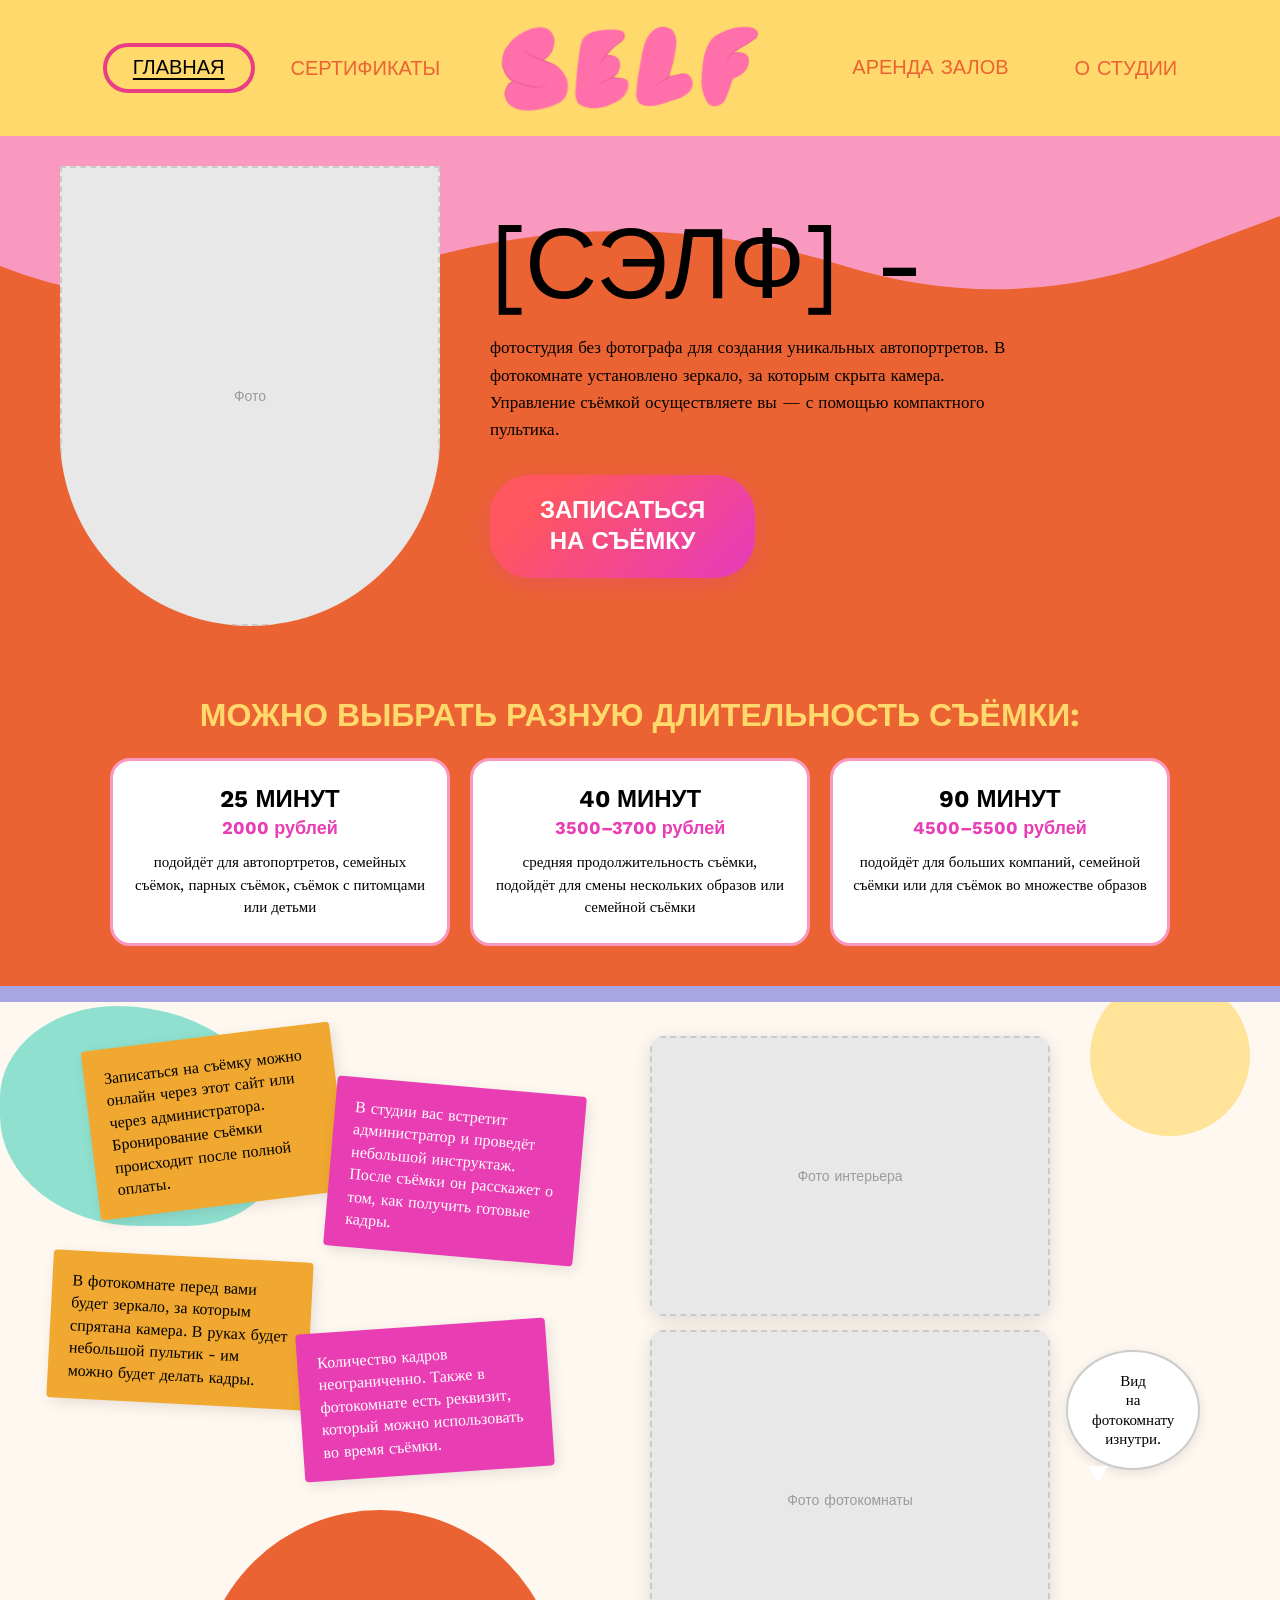
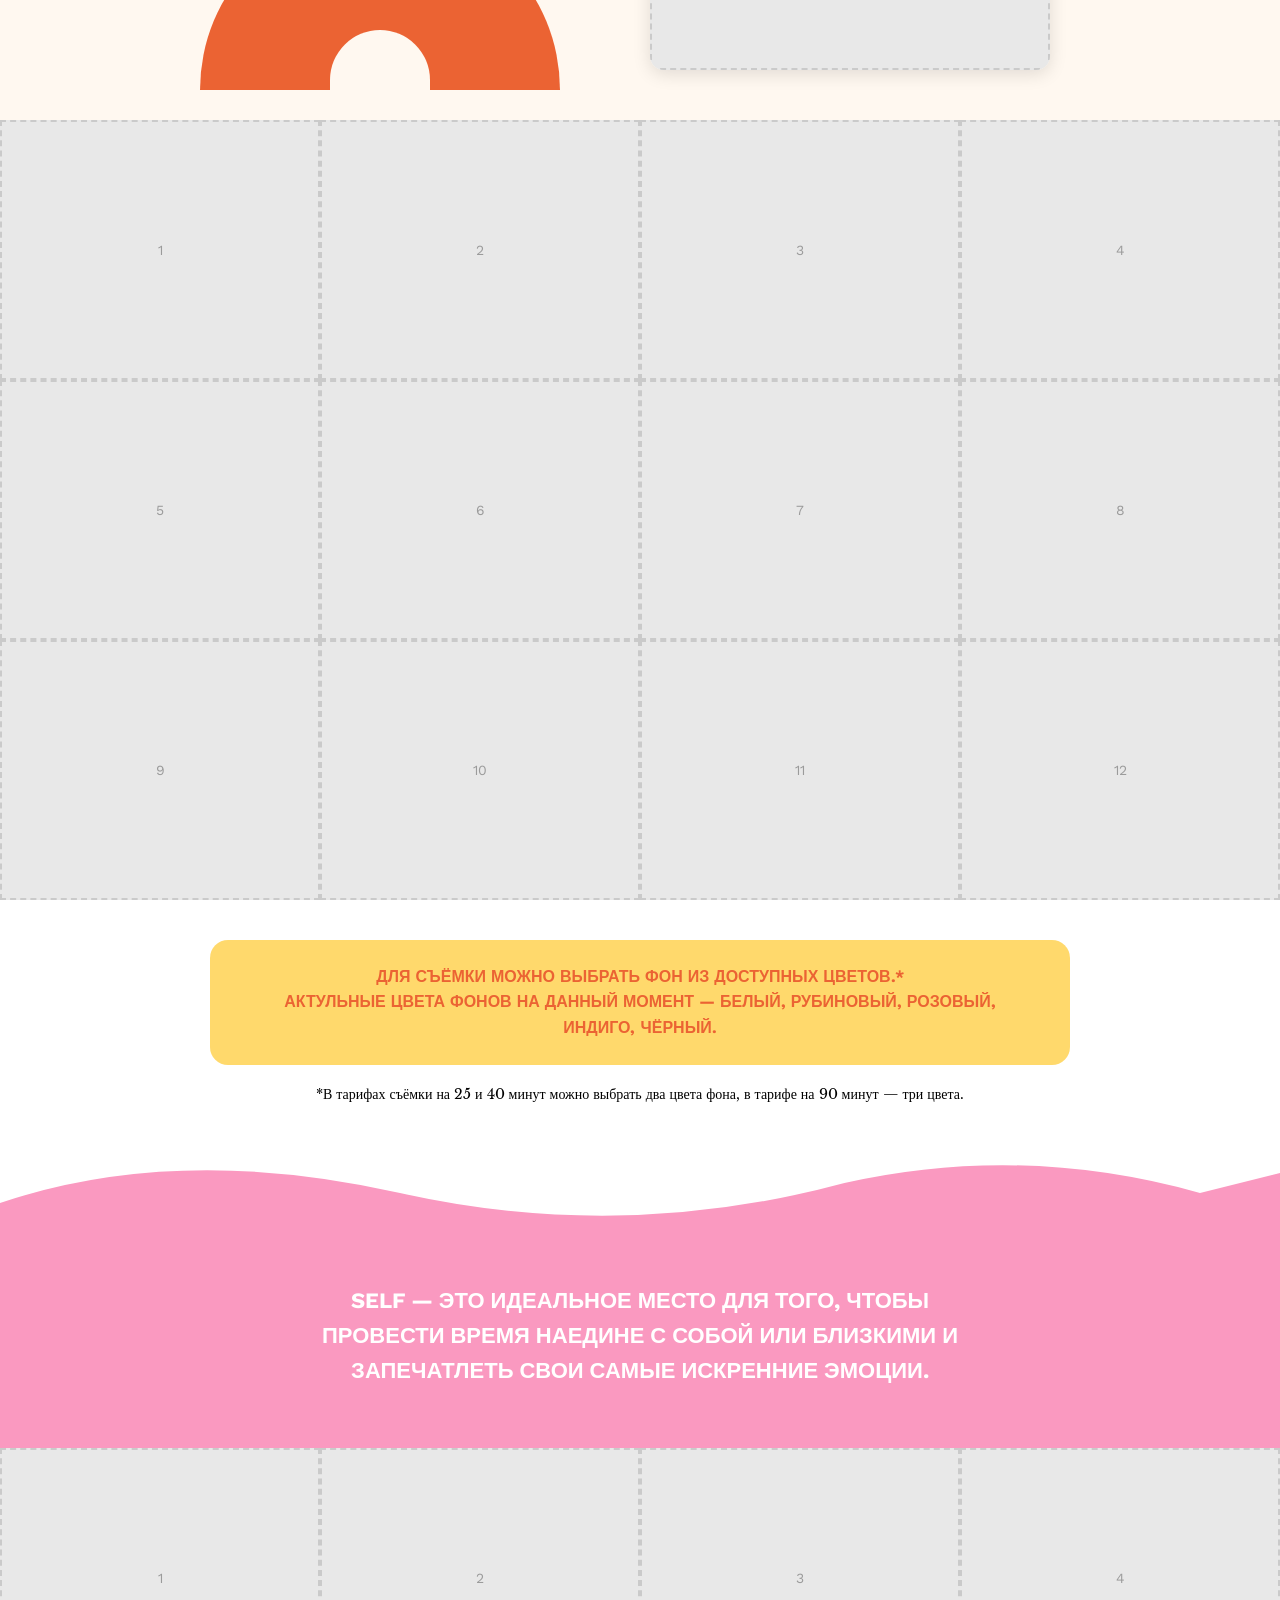
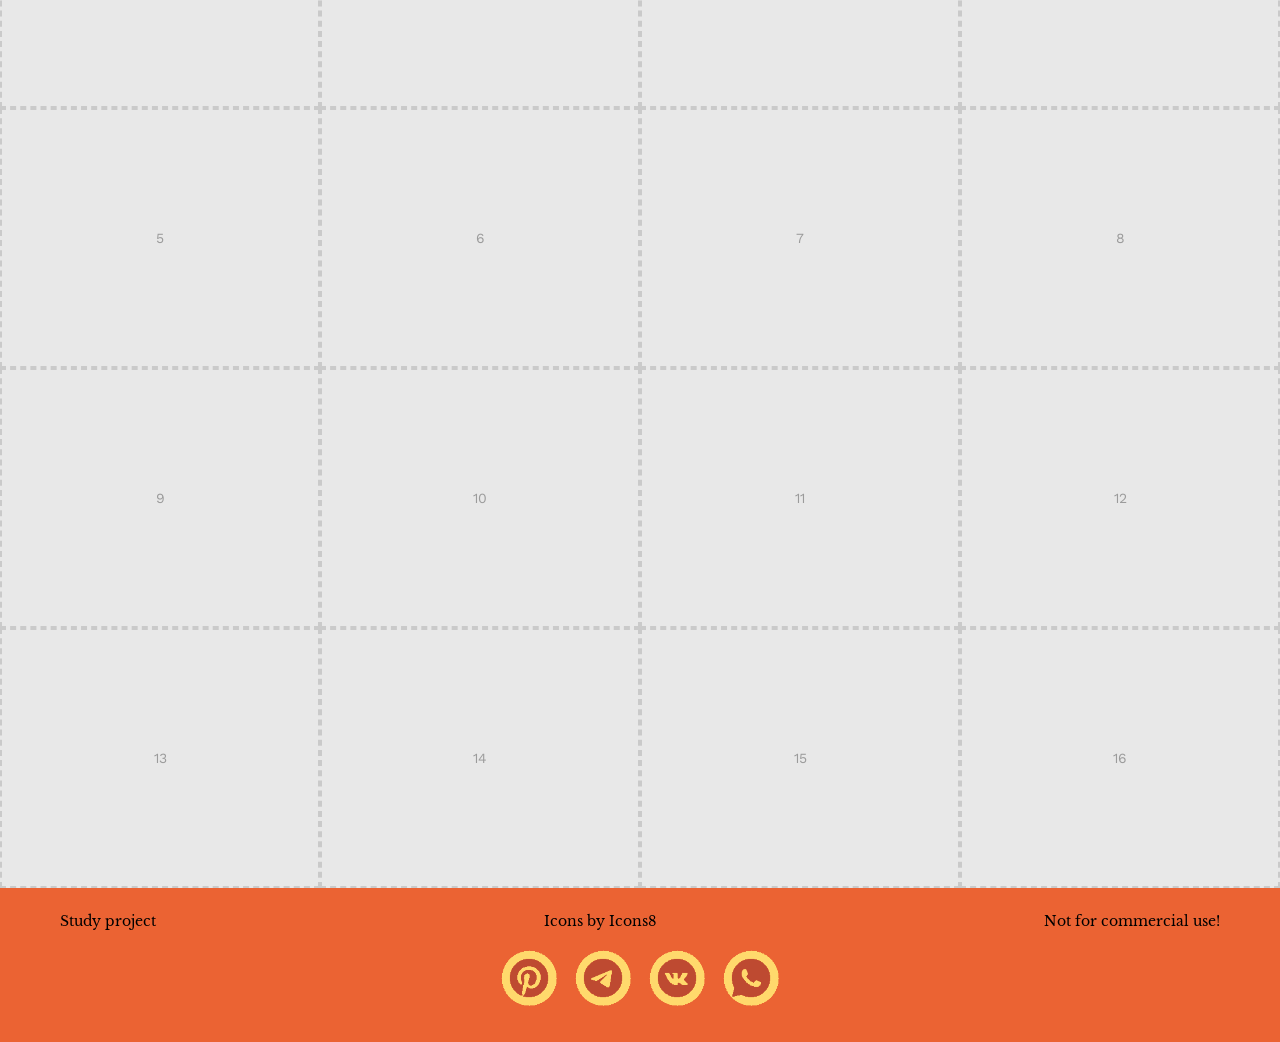
<file: index.html>
<!DOCTYPE html>
<html lang="ru">
<head>
    <meta charset="UTF-8">
    <meta name="viewport" content="width=device-width, initial-scale=1.0">
    <title>SELF — фотостудия</title>
    <!-- Подключаем файл стилей. Если переименуешь CSS файл — измени имя здесь -->
    <link rel="stylesheet" href="style.css">
</head>
<body>

<!-- ============================================================
     БЛОК 1: НАВИГАЦИЯ (HEADER)
     Жёлтая шапка сайта с меню
     
     Чтобы изменить текст пунктов — меняй текст внутри <a>
     Чтобы изменить какая страница "активная" — перемести класс nav__link--active
     Чтобы изменить ссылку — меняй href="файл.html"
     ============================================================ -->
<header class="header">
    <nav class="nav">
        <a href="index.html" class="nav__link nav__link--active">ГЛАВНАЯ</a>
        <a href="certificates.html" class="nav__link">СЕРТИФИКАТЫ</a>
        <a href="index.html" class="nav__logo"><img src="logo-self.svg" alt="SELF" class="nav__logo-img"></a>
        <div class="nav__dropdown">
            <div class="nav__dropdown-trigger">
                <a href="room-small.html" class="nav__link">АРЕНДА ЗАЛОВ</a>
                <div class="nav__dropdown-subitems">
                    <a href="room-small.html" class="nav__dropdown-item">Малый зал</a>
                    <a href="room-big.html" class="nav__dropdown-item">Большой зал</a>
                </div>
            </div>
        </div>
        </div>
        <a href="about.html" class="nav__link">О СТУДИИ</a>
    </nav>
</header>


<!-- ============================================================
     БЛОК 2: ГЕРОЙ (HERO)
     Главный экран — оранжевый фон, розовая волна сверху,
     фото слева, текст + кнопка справа
     ============================================================ -->
<section class="hero">

    <!-- Розовая волна сверху — это SVG-картинка -->
    <!-- Чтобы изменить форму волны — редактируй точки в path d="..." -->
    <!-- Чтобы изменить цвет волны — меняй fill="#FA99C0" -->
    <div class="hero__wave">
        <svg viewBox="0 0 1440 200" preserveAspectRatio="none">
            <path d="M0,0 L0,130 Q200,200 450,130 Q700,60 950,130 Q1150,185 1350,110 L1440,80 L1440,0 Z" fill="#FA99C0"/>
        </svg>
    </div>

    <div class="hero__inner">
        <!-- ФОТО слева — сейчас заглушка, замени на реальное фото -->
        <div class="hero__photo-col">
            <div class="hero__photo-wrap">
                <!-- ВСТАВИТЬ ФОТО: замени div.placeholder на <img src="фото.jpg" alt="описание"> -->
                <div class="placeholder">Фото</div>
            </div>
        </div>

        <!-- ТЕКСТ справа -->
        <div class="hero__text-col">
            <!-- Заголовок — меняй текст между тегами -->
            <h1 class="hero__title">[СЭЛФ] -</h1>
            
            <!-- Описание — меняй текст -->
            <p class="hero__desc">фотостудия без фотографа для создания уникальных автопортретов. В фотокомнате установлено зеркало, за которым скрыта камера. Управление съёмкой осуществляете вы — с помощью компактного пультика.</p>
            
            <!-- Кнопка — <br> делает перенос строки -->
            <!-- href="#" — ссылка, замени на нужную страницу -->
            <a href="#" class="hero__btn">ЗАПИСАТЬСЯ<br>НА СЪЁМКУ</a>
        </div>
    </div>
</section>


<!-- ============================================================
     БЛОК 3: ДЛИТЕЛЬНОСТЬ СЪЁМКИ (DURATION)
     Оранжевый фон, жёлтый заголовок, 3 карточки с розовой рамкой
     
     Чтобы добавить 4-ю карточку — скопируй <div class="duration__card">...</div>
     Чтобы изменить цену — меняй текст внутри <span class="duration__price">
     ============================================================ -->
<section class="duration">
    <h2 class="duration__heading">МОЖНО ВЫБРАТЬ РАЗНУЮ ДЛИТЕЛЬНОСТЬ СЪЁМКИ:</h2>
    
    <div class="duration__grid">
        <!-- Карточка 1: 25 минут -->
        <div class="duration__card">
            <span class="duration__time">25 МИНУТ</span>          <!-- Время -->
            <span class="duration__price">2000 рублей</span>       <!-- Цена (розовый цвет) -->
            <p class="duration__text">подойдёт для автопортретов, семейных съёмок, парных съёмок, съёмок с питомцами или детьми</p>  <!-- Описание -->
        </div>
        
        <!-- Карточка 2: 40 минут -->
        <div class="duration__card">
            <span class="duration__time">40 МИНУТ</span>
            <span class="duration__price">3500–3700 рублей</span>
            <p class="duration__text">средняя продолжительность съёмки, подойдёт для смены нескольких образов или семейной съёмки</p>
        </div>
        
        <!-- Карточка 3: 90 минут -->
        <div class="duration__card">
            <span class="duration__time">90 МИНУТ</span>
            <span class="duration__price">4500–5500 рублей</span>
            <p class="duration__text">подойдёт для больших компаний, семейной съёмки или для съёмок во множестве образов</p>
        </div>
    </div>
</section>


<!-- ============================================================
     БЛОК 4: СЕКЦИЯ "О СТУДИИ" (ABOUT)
     Бежевый фон, декоративные пятна, стикеры с текстом,
     фото интерьера, пузырь "Вид на фотокомнату"
     ============================================================ -->
<section class="about">
    <!-- Лавандовая полоска сверху (декор) -->
    <div class="about__stripe-top"></div>
    
    <!-- Декоративные пятна (блобы) — размер/цвет/позиция в CSS -->
    <div class="blob blob--green"></div>   <!-- Зелёное пятно слева -->
    <div class="blob blob--yellow"></div>  <!-- Жёлтый круг справа -->
    <div class="blob blob--arch"></div>    <!-- Оранжевая арка снизу -->

    <div class="about__inner">
        <!-- СТИКЕРЫ (записки) — левая колонка -->
        <div class="about__notes-area">
            <!-- Стикер 1 — оранжевый, наклон влево -->
            <!-- note--orange = оранжевый цвет, note--1 = позиция/наклон -->
            <div class="note note--orange note--1">
                <p>Записаться на съёмку можно онлайн через этот сайт или через администратора. Бронирование съёмки происходит после полной оплаты.</p>
            </div>
            
            <!-- Стикер 2 — розовый, наклон вправо -->
            <div class="note note--pink note--2">
                <p>В студии вас встретит администратор и проведёт небольшой инструктаж. После съёмки он расскажет о том, как получить готовые кадры.</p>
            </div>
            
            <!-- Стикер 3 — оранжевый -->
            <div class="note note--orange note--3">
                <p>В фотокомнате перед вами будет зеркало, за которым спрятана камера. В руках будет небольшой пультик - им можно будет делать кадры.</p>
            </div>
            
            <!-- Стикер 4 — розовый -->
            <div class="note note--pink note--4">
                <p>Количество кадров неограниченно. Также в фотокомнате есть реквизит, который можно использовать во время съёмки.</p>
            </div>
        </div>

        <!-- ФОТО — правая колонка -->
        <div class="about__photos-col">
            <!-- Верхнее фото интерьера -->
            <!-- ВСТАВИТЬ ФОТО: замени placeholder на <img src="фото.jpg" alt="описание"> -->
            <div class="about__photo about__photo--top">
                <div class="placeholder">Фото интерьера</div>
            </div>
            
            <div class="about__photo-row">
                <!-- Нижнее фото фотокомнаты -->
                <div class="about__photo about__photo--bottom">
                    <div class="placeholder">Фото фотокомнаты</div>
                </div>
                
                <!-- Пузырь с текстом и хвостиком -->
                <div class="about__bubble">
                    <span>Вид<br>на фотокомнату<br>изнутри.</span>
                    <div class="about__bubble-tail"></div>  <!-- Хвостик пузыря -->
                </div>
            </div>
        </div>
    </div>
</section>


<!-- ============================================================
     БЛОК 5: ФОТОСЕТКА ВЕРХНЯЯ (4 колонки × 3 ряда = 12 фото)
     
     ВСТАВИТЬ ФОТО: замени каждый <div class="placeholder">
     на <img src="фото.jpg" alt="" style="width:100%;height:100%;object-fit:cover">
     ============================================================ -->
<section class="pgrid pgrid--top">
    <div class="pg"><div class="placeholder">1</div></div>
    <div class="pg"><div class="placeholder">2</div></div>
    <div class="pg"><div class="placeholder">3</div></div>
    <div class="pg"><div class="placeholder">4</div></div>
    <div class="pg"><div class="placeholder">5</div></div>
    <div class="pg"><div class="placeholder">6</div></div>
    <div class="pg"><div class="placeholder">7</div></div>
    <div class="pg"><div class="placeholder">8</div></div>
    <div class="pg"><div class="placeholder">9</div></div>
    <div class="pg"><div class="placeholder">10</div></div>
    <div class="pg"><div class="placeholder">11</div></div>
    <div class="pg"><div class="placeholder">12</div></div>
</section>


<!-- ============================================================
     БЛОК 6: ИНФОРМАЦИЯ О ФОНАХ (BACKDROP)
     Белый фон, жёлтая карточка с текстом, сноска
     ============================================================ -->
<section class="backdrop-white">
    <!-- Жёлтая карточка с основным текстом -->
    <div class="backdrop__card">
        <p class="backdrop__text">ДЛЯ СЪЁМКИ МОЖНО ВЫБРАТЬ ФОН ИЗ ДОСТУПНЫХ ЦВЕТОВ.*<br>АКТУЛЬНЫЕ ЦВЕТА ФОНОВ НА ДАННЫЙ МОМЕНТ — БЕЛЫЙ, РУБИНОВЫЙ, РОЗОВЫЙ, ИНДИГО, ЧЁРНЫЙ.</p>
    </div>
    <!-- Сноска мелким текстом -->
    <p class="backdrop__note">*В тарифах съёмки на 25 и 40 минут можно выбрать два цвета фона, в тарифе на 90 минут — три цвета.</p>
</section>


<!-- ============================================================
     БЛОК 7: ЦИТАТА (QUOTE)
     Розовая волна переходит в розовый фон с белым текстом
     ============================================================ -->
<section class="quote-section">
    <!-- Волна — переход от белого (backdrop) к розовому -->
    <!-- Цвет волны fill="#FA99C0" — должен совпадать с фоном .quote__body -->
    <div class="quote__wave">
        <svg viewBox="0 0 1440 100" preserveAspectRatio="none">
            <path d="M0,100 L0,60 Q200,0 450,50 Q700,100 950,40 Q1150,0 1350,50 L1440,30 L1440,100 Z" fill="#FA99C0"/>
        </svg>
    </div>
    <!-- Текст цитаты — белый на розовом -->
    <div class="quote__body">
        <p class="quote__text">SELF — ЭТО ИДЕАЛЬНОЕ МЕСТО ДЛЯ ТОГО, ЧТОБЫ ПРОВЕСТИ ВРЕМЯ НАЕДИНЕ С СОБОЙ ИЛИ БЛИЗКИМИ И ЗАПЕЧАТЛЕТЬ СВОИ САМЫЕ ИСКРЕННИЕ ЭМОЦИИ.</p>
    </div>
</section>


<!-- ============================================================
     БЛОК 8: ФОТОСЕТКА НИЖНЯЯ (4 колонки × 4 ряда = 16 фото)
     ============================================================ -->
<section class="pgrid pgrid--btm">
    <div class="pg"><div class="placeholder">1</div></div>
    <div class="pg"><div class="placeholder">2</div></div>
    <div class="pg"><div class="placeholder">3</div></div>
    <div class="pg"><div class="placeholder">4</div></div>
    <div class="pg"><div class="placeholder">5</div></div>
    <div class="pg"><div class="placeholder">6</div></div>
    <div class="pg"><div class="placeholder">7</div></div>
    <div class="pg"><div class="placeholder">8</div></div>
    <div class="pg"><div class="placeholder">9</div></div>
    <div class="pg"><div class="placeholder">10</div></div>
    <div class="pg"><div class="placeholder">11</div></div>
    <div class="pg"><div class="placeholder">12</div></div>
    <div class="pg"><div class="placeholder">13</div></div>
    <div class="pg"><div class="placeholder">14</div></div>
    <div class="pg"><div class="placeholder">15</div></div>
    <div class="pg"><div class="placeholder">16</div></div>
</section>


<!-- ============================================================
     БЛОК 9: ПОДВАЛ (FOOTER)
     Оранжевый фон, текст, иконки соцсетей в жёлтых кружках
     ============================================================ -->
<footer class="footer">
    <div class="footer__top">
        <span>Study project</span>
        <span>Icons by Icons8</span>
        <span>Not for commercial use!</span>
    </div>
    <div class="footer__socials">
        <a href="#" class="soc"><img src="icon-pinterest.png" alt="Pinterest" class="soc__icon"></a>
        <a href="#" class="soc"><img src="icon-telegram.png" alt="Telegram" class="soc__icon"></a>
        <a href="#" class="soc"><img src="icon-vk.png" alt="VK" class="soc__icon"></a>
        <a href="#" class="soc"><img src="icon-whatsapp.png" alt="WhatsApp" class="soc__icon"></a>
    </div>
</footer>


<script>
    document.querySelectorAll('.nav__dropdown-item').forEach(function(item) {
        item.addEventListener('click', function() {
            var menu = this.closest('.nav__dropdown-menu');
            if (menu) menu.style.display = 'none';
            setTimeout(function() { if (menu) menu.style.display = ''; }, 300);
        });
    });
</script>

</body>
</html>
</file>
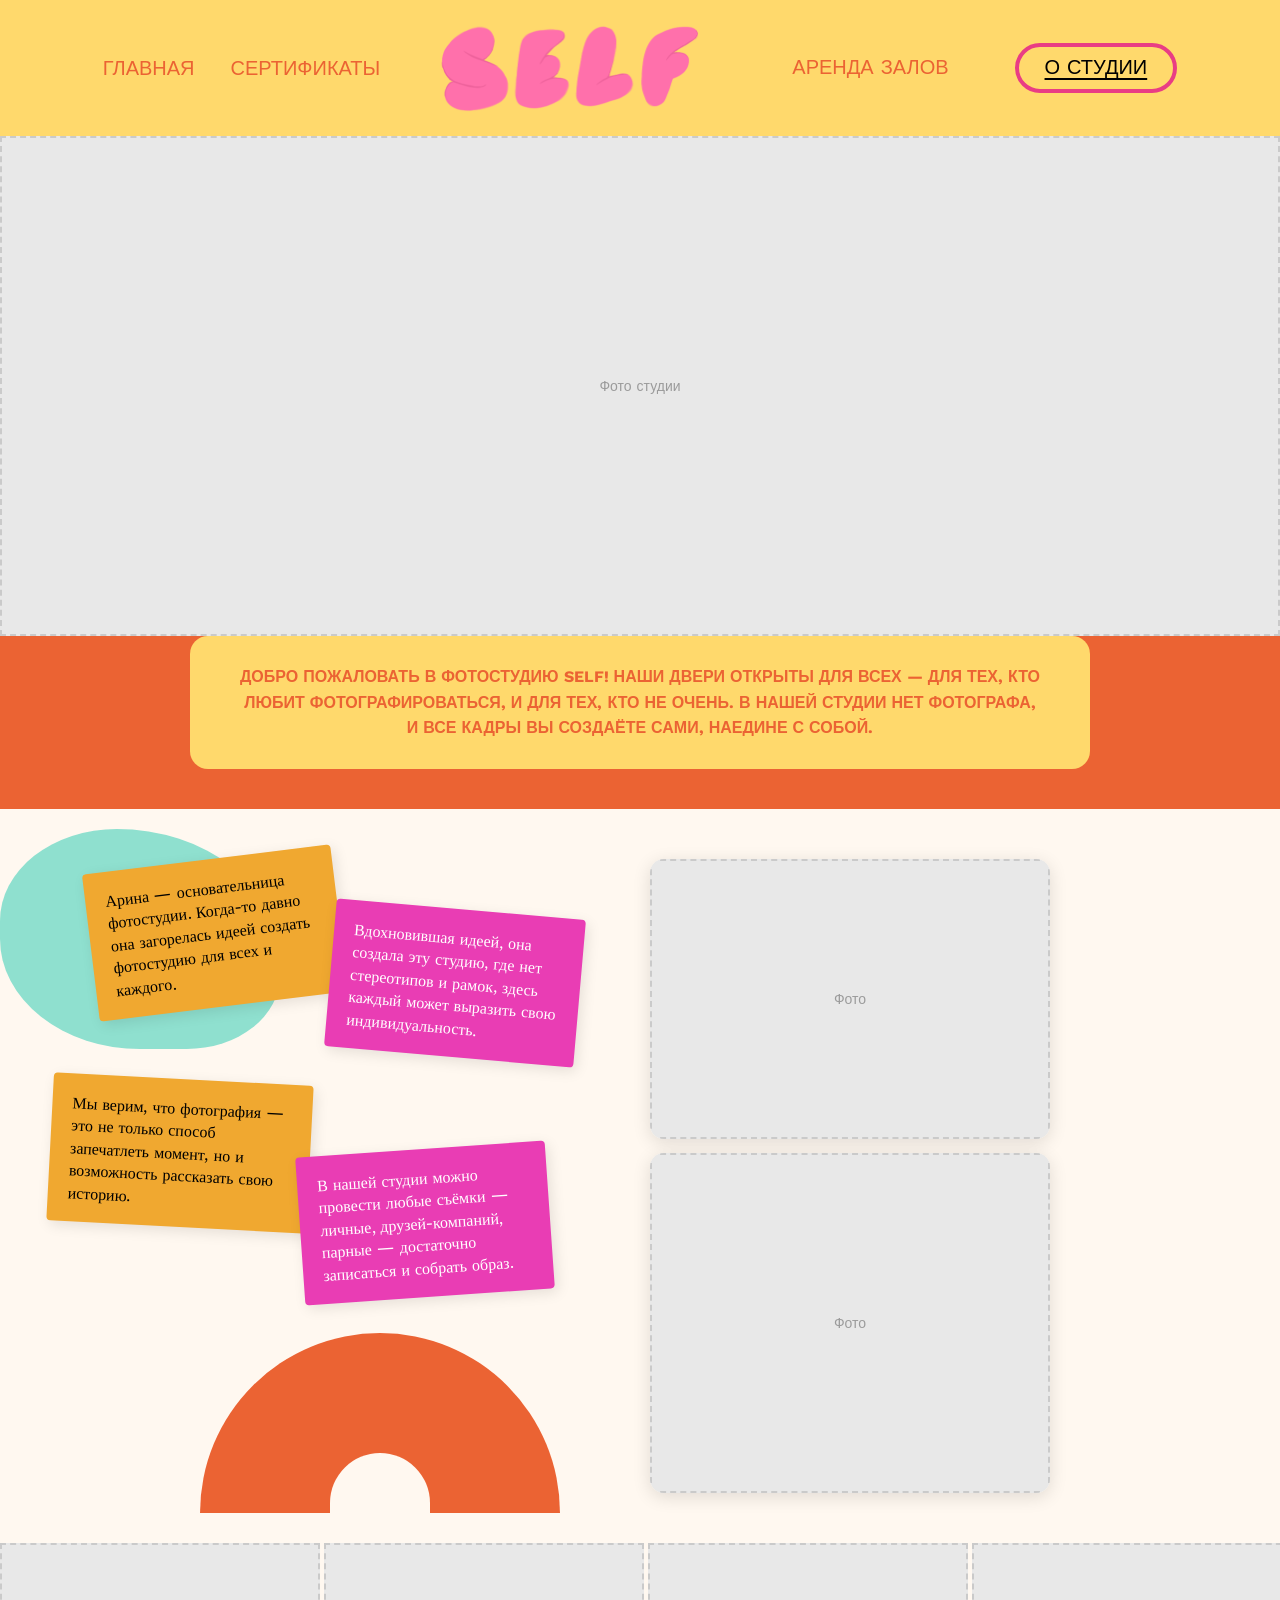
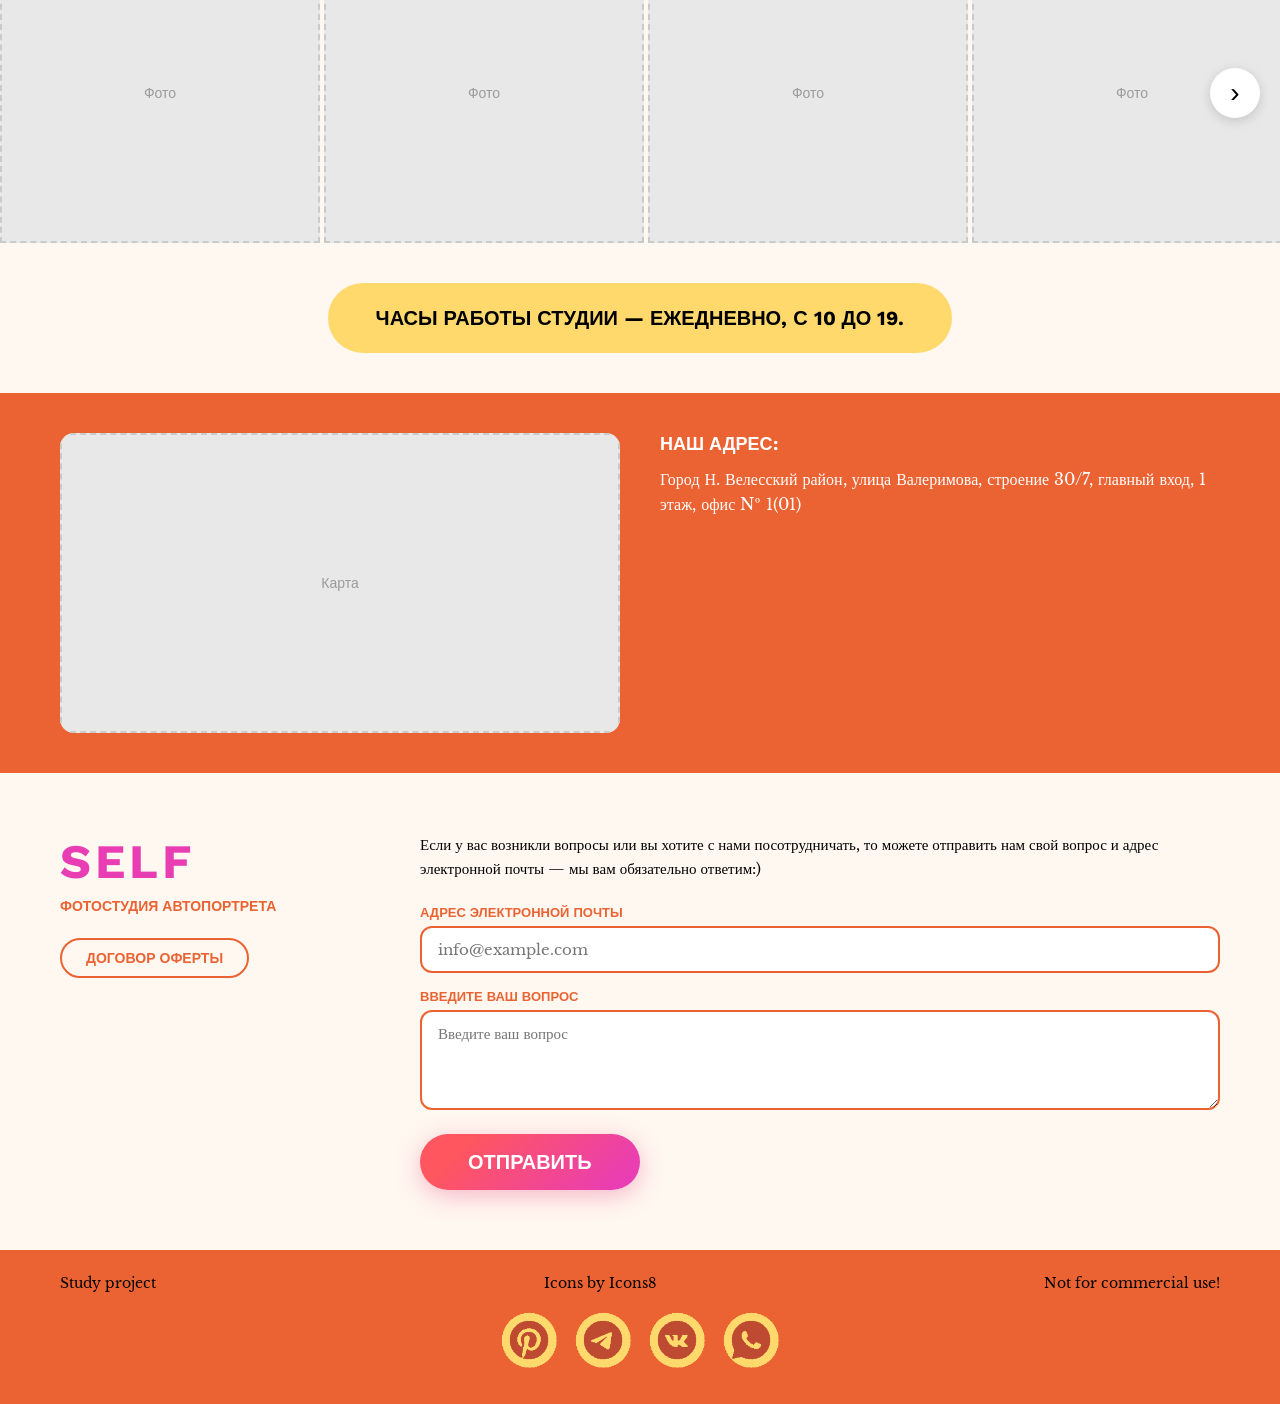
<file: about.html>
<!DOCTYPE html>
<html lang="ru">
<head>
    <meta charset="UTF-8">
    <meta name="viewport" content="width=device-width, initial-scale=1.0">
    <title>SELF — О студии</title>
    <link rel="stylesheet" href="style.css">
</head>
<body>

<!-- HEADER (О СТУДИИ active) -->
<header class="header">
    <nav class="nav">
        <a href="index.html" class="nav__link">ГЛАВНАЯ</a>
        <a href="certificates.html" class="nav__link">СЕРТИФИКАТЫ</a>
        <a href="index.html" class="nav__logo"><img src="logo-self.svg" alt="SELF" class="nav__logo-img"></a>
        <div class="nav__dropdown">
            <div class="nav__dropdown-trigger">
                <a href="room-small.html" class="nav__link">АРЕНДА ЗАЛОВ</a>
                <div class="nav__dropdown-subitems">
                    <a href="room-small.html" class="nav__dropdown-item">Малый зал</a>
                    <a href="room-big.html" class="nav__dropdown-item">Большой зал</a>
                </div>
            </div>
        </div>
        </div>
        <a href="about.html" class="nav__link nav__link--active">О СТУДИИ</a>
    </nav>
</header>

<!-- HERO BANNER -->
<section class="about-hero">
    <div class="about-hero__photo"><div class="placeholder" style="height:500px">Фото студии</div></div>
</section>

<!-- WELCOME CARD -->
<section class="welcome">
    <div class="welcome__card">
        <p>ДОБРО ПОЖАЛОВАТЬ В ФОТОСТУДИЮ SELF! НАШИ ДВЕРИ ОТКРЫТЫ ДЛЯ ВСЕХ — ДЛЯ ТЕХ, КТО ЛЮБИТ ФОТОГРАФИРОВАТЬСЯ, И ДЛЯ ТЕХ, КТО НЕ ОЧЕНЬ. В НАШЕЙ СТУДИИ НЕТ ФОТОГРАФА, И ВСЕ КАДРЫ ВЫ СОЗДАЁТЕ САМИ, НАЕДИНЕ С СОБОЙ.</p>
    </div>
</section>

<!-- ABOUT NOTES + PHOTOS -->
<section class="about-story">
    <div class="blob blob--green"></div>
    <div class="blob blob--arch"></div>
    <div class="about-story__inner">
        <div class="about__notes-area">
            <div class="note note--orange note--1"><p>Арина — основательница фотостудии. Когда-то давно она загорелась идеей создать фотостудию для всех и каждого.</p></div>
            <div class="note note--pink note--2"><p>Вдохновившая идеей, она создала эту студию, где нет стереотипов и рамок, здесь каждый может выразить свою индивидуальность.</p></div>
            <div class="note note--orange note--3"><p>Мы верим, что фотография — это не только способ запечатлеть момент, но и возможность рассказать свою историю.</p></div>
            <div class="note note--pink note--4"><p>В нашей студии можно провести любые съёмки — личные, друзей-компаний, парные — достаточно записаться и собрать образ.</p></div>
        </div>
        <div class="about__photos-col">
            <div class="about__photo about__photo--top"><div class="placeholder">Фото</div></div>
            <div class="about__photo-row">
                <div class="about__photo about__photo--bottom"><div class="placeholder">Фото</div></div>
            </div>
        </div>
    </div>
</section>

<!-- PHOTO CAROUSEL -->
<section class="carousel">
    <div class="carousel__track">
        <div class="carousel__item"><div class="placeholder">Фото</div></div>
        <div class="carousel__item"><div class="placeholder">Фото</div></div>
        <div class="carousel__item"><div class="placeholder">Фото</div></div>
        <div class="carousel__item"><div class="placeholder">Фото</div></div>
        <div class="carousel__item"><div class="placeholder">Фото</div></div>
        <div class="carousel__item"><div class="placeholder">Фото</div></div>
    </div>
    <button class="carousel__arrow" aria-label="Листать">›</button>
</section>

<!-- HOURS -->
<section class="hours">
    <div class="hours__card">
        <p>ЧАСЫ РАБОТЫ СТУДИИ — ЕЖЕДНЕВНО, С 10 ДО 19.</p>
    </div>
</section>

<!-- MAP + ADDRESS -->
<section class="location">
    <div class="location__map"><div class="placeholder" style="height:300px">Карта</div></div>
    <div class="location__info">
        <p class="location__label">НАШ АДРЕС:</p>
        <p class="location__address">Город Н. Велесский район, улица Валеримова, строение 30/7, главный вход, 1 этаж, офис № 1(01)</p>
    </div>
</section>

<!-- CONTACT FORM -->
<section class="contact">
    <div class="contact__left">
        <p class="contact__logo">SELF</p>
        <p class="contact__sub">ФОТОСТУДИЯ АВТОПОРТРЕТА</p>
        <a href="#" class="contact__link">ДОГОВОР ОФЕРТЫ</a>
    </div>
    <div class="contact__right">
        <p class="contact__intro">Если у вас возникли вопросы или вы хотите с нами посотрудничать, то можете отправить нам свой вопрос и адрес электронной почты — мы вам обязательно ответим:)</p>
        <label class="contact__label">АДРЕС ЭЛЕКТРОННОЙ ПОЧТЫ</label>
        <input type="email" class="contact__input" placeholder="info@example.com">
        <label class="contact__label">ВВЕДИТЕ ВАШ ВОПРОС</label>
        <textarea class="contact__textarea" placeholder="Введите ваш вопрос"></textarea>
        <button class="contact__btn">ОТПРАВИТЬ</button>
    </div>
</section>

<!-- FOOTER -->
<footer class="footer">
    <div class="footer__top">
        <span>Study project</span>
        <span>Icons by Icons8</span>
        <span>Not for commercial use!</span>
    </div>
    <div class="footer__socials">
        <a href="#" class="soc"><img src="icon-pinterest.png" alt="Pinterest" class="soc__icon"></a>
        <a href="#" class="soc"><img src="icon-telegram.png" alt="Telegram" class="soc__icon"></a>
        <a href="#" class="soc"><img src="icon-vk.png" alt="VK" class="soc__icon"></a>
        <a href="#" class="soc"><img src="icon-whatsapp.png" alt="WhatsApp" class="soc__icon"></a>
    </div>
</footer>

<script>
    document.querySelectorAll('.nav__dropdown-item').forEach(function(item) {
        item.addEventListener('click', function() {
            var menu = this.closest('.nav__dropdown-menu');
            if (menu) menu.style.display = 'none';
            setTimeout(function() { if (menu) menu.style.display = ''; }, 300);
        });
    });
</script>

</body></html>
</file>
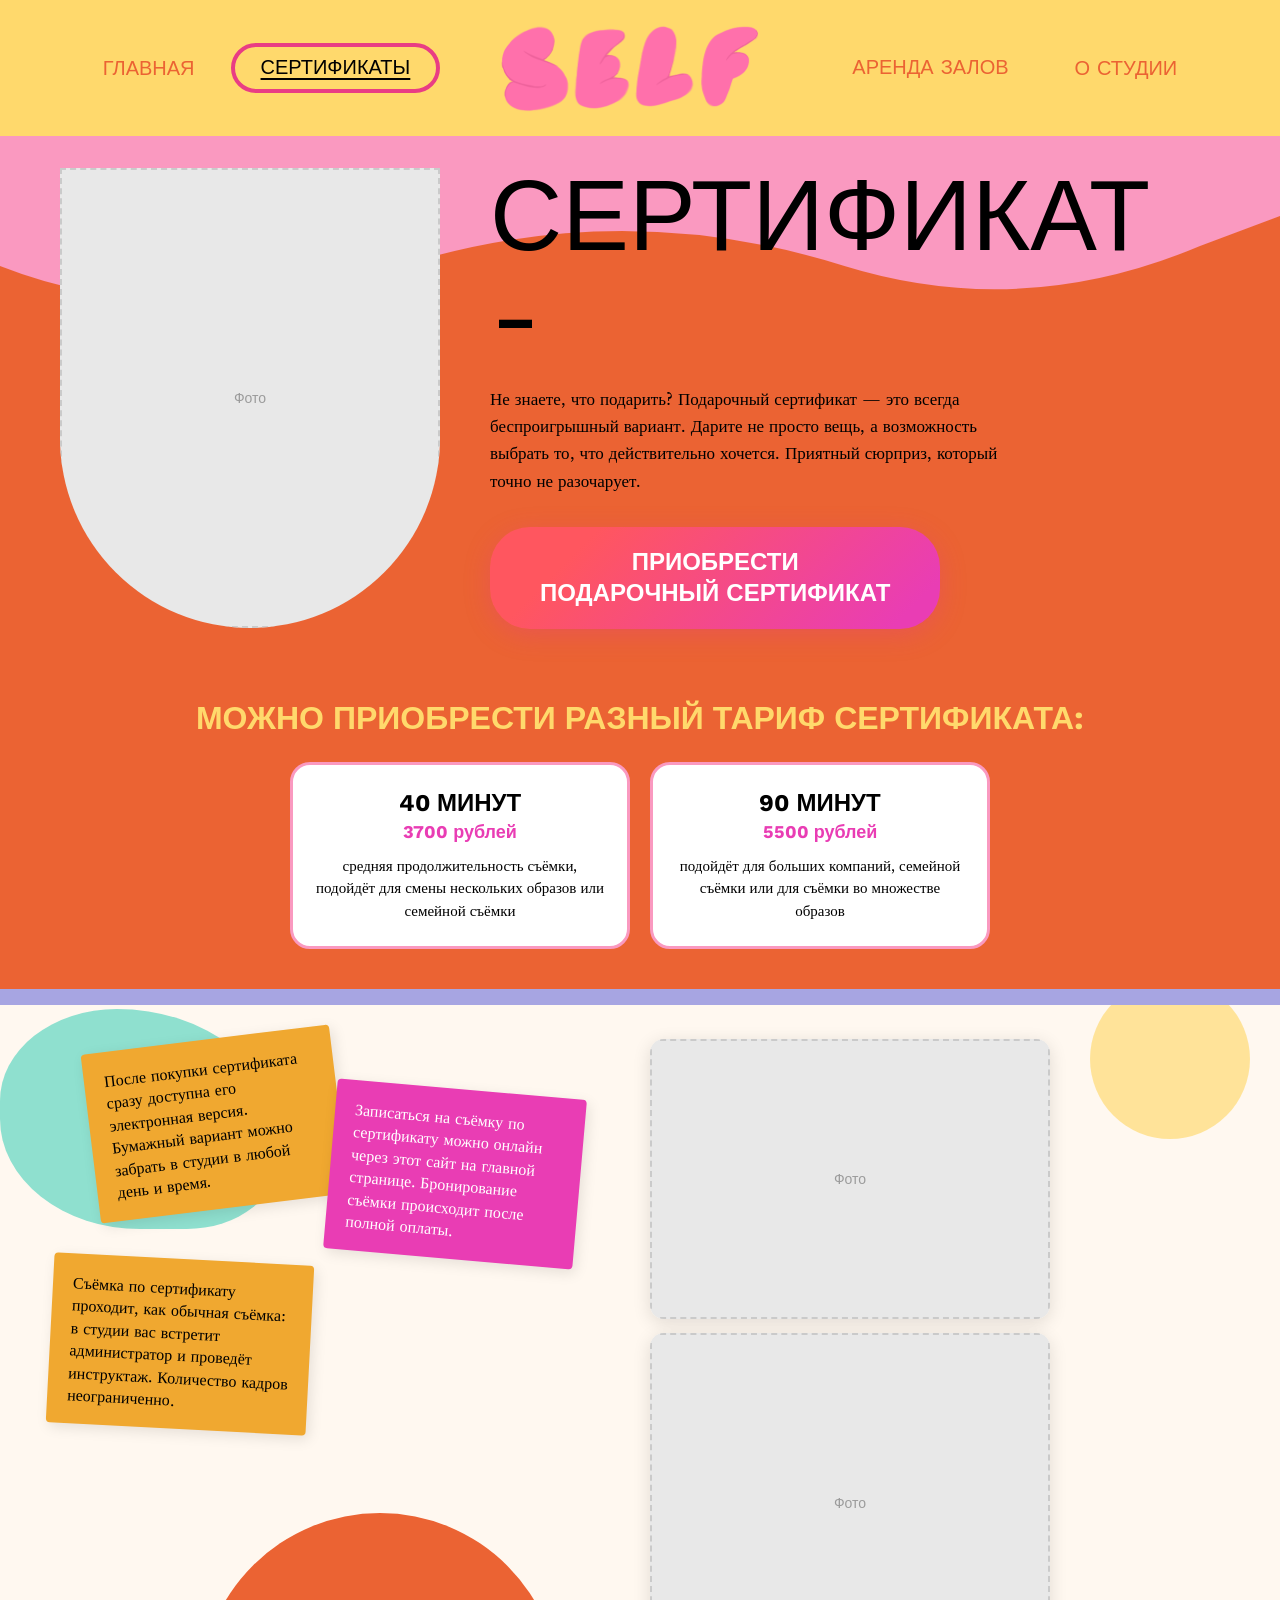
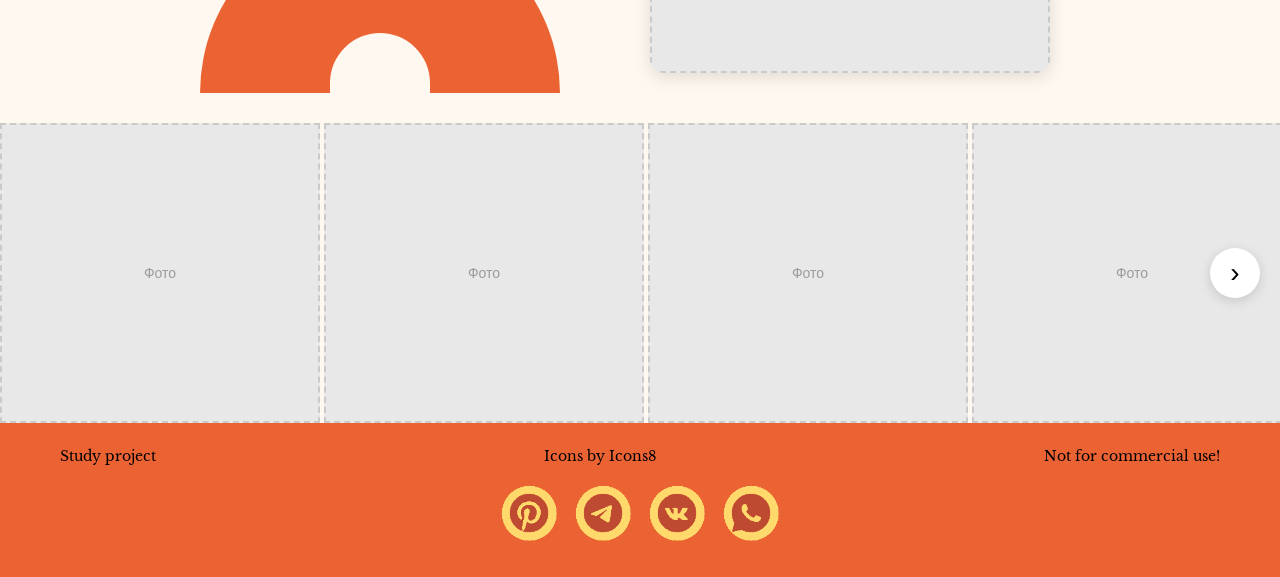
<file: certificates.html>
<!DOCTYPE html>
<html lang="ru">
<head>
    <meta charset="UTF-8">
    <meta name="viewport" content="width=device-width, initial-scale=1.0">
    <title>SELF — Сертификаты</title>
    <link rel="stylesheet" href="style.css">
</head>
<body>

<!-- HEADER (СЕРТИФИКАТЫ active) -->
<header class="header">
    <nav class="nav">
        <a href="index.html" class="nav__link">ГЛАВНАЯ</a>
        <a href="certificates.html" class="nav__link nav__link--active">СЕРТИФИКАТЫ</a>
        <a href="index.html" class="nav__logo"><img src="logo-self.svg" alt="SELF" class="nav__logo-img"></a>
        <div class="nav__dropdown">
            <div class="nav__dropdown-trigger">
                <a href="room-small.html" class="nav__link">АРЕНДА ЗАЛОВ</a>
                <div class="nav__dropdown-subitems">
                    <a href="room-small.html" class="nav__dropdown-item">Малый зал</a>
                    <a href="room-big.html" class="nav__dropdown-item">Большой зал</a>
                </div>
            </div>
        </div>
        </div>
        <a href="about.html" class="nav__link">О СТУДИИ</a>
    </nav>
</header>

<!-- HERO — оранжевый блок с фото и текстом о сертификатах -->
<section class="hero">
    <div class="hero__wave">
        <svg viewBox="0 0 1440 200" preserveAspectRatio="none">
            <path d="M0,0 L0,130 Q200,200 450,130 Q700,60 950,130 Q1150,185 1350,110 L1440,80 L1440,0 Z" fill="#FA99C0"/>
        </svg>
    </div>
    <div class="hero__inner">
        <div class="hero__photo-col">
            <div class="hero__photo-wrap">
                <div class="placeholder">Фото</div>
            </div>
        </div>
        <div class="hero__text-col">
            <h1 class="hero__title">СЕРТИФИКАТ -</h1>
            <p class="hero__desc">Не знаете, что подарить? Подарочный сертификат — это всегда беспроигрышный вариант. Дарите не просто вещь, а возможность выбрать то, что действительно хочется. Приятный сюрприз, который точно не разочарует.</p>
            <a href="#" class="hero__btn">ПРИОБРЕСТИ<br>ПОДАРОЧНЫЙ СЕРТИФИКАТ</a>
        </div>
    </div>
</section>

<!-- ТАРИФЫ СЕРТИФИКАТОВ — два варианта -->
<section class="duration">
    <h2 class="duration__heading">МОЖНО ПРИОБРЕСТИ РАЗНЫЙ ТАРИФ СЕРТИФИКАТА:</h2>
    <div class="duration__grid">
        <div class="duration__card">
            <span class="duration__time">40 МИНУТ</span>
            <span class="duration__price">3700 рублей</span>
            <p class="duration__text">средняя продолжительность съёмки, подойдёт для смены нескольких образов или семейной съёмки</p>
        </div>
        <div class="duration__card">
            <span class="duration__time">90 МИНУТ</span>
            <span class="duration__price">5500 рублей</span>
            <p class="duration__text">подойдёт для больших компаний, семейной съёмки или для съёмки во множестве образов</p>
        </div>
    </div>
</section>

<!-- СЕКЦИЯ О СЕРТИФИКАТАХ — стикеры + фото -->
<section class="about">
    <div class="about__stripe-top"></div>
    <div class="blob blob--green"></div>
    <div class="blob blob--yellow"></div>
    <div class="blob blob--arch"></div>

    <div class="about__inner">
        <div class="about__notes-area">
            <div class="note note--orange note--1">
                <p>После покупки сертификата сразу доступна его электронная версия. Бумажный вариант можно забрать в студии в любой день и время.</p>
            </div>
            <div class="note note--pink note--2">
                <p>Записаться на съёмку по сертификату можно онлайн через этот сайт на главной странице. Бронирование съёмки происходит после полной оплаты.</p>
            </div>
            <div class="note note--orange note--3">
                <p>Съёмка по сертификату проходит, как обычная съёмка: в студии вас встретит администратор и проведёт инструктаж. Количество кадров неограниченно.</p>
            </div>
        </div>

        <div class="about__photos-col">
            <div class="about__photo about__photo--top">
                <div class="placeholder">Фото</div>
            </div>
            <div class="about__photo-row">
                <div class="about__photo about__photo--bottom">
                    <div class="placeholder">Фото</div>
                </div>
            </div>
        </div>
    </div>
</section>

<!-- ФОТО-КАРУСЕЛЬ -->
<section class="carousel">
    <div class="carousel__track">
        <div class="carousel__item"><div class="placeholder">Фото</div></div>
        <div class="carousel__item"><div class="placeholder">Фото</div></div>
        <div class="carousel__item"><div class="placeholder">Фото</div></div>
        <div class="carousel__item"><div class="placeholder">Фото</div></div>
        <div class="carousel__item"><div class="placeholder">Фото</div></div>
        <div class="carousel__item"><div class="placeholder">Фото</div></div>
    </div>
    <button class="carousel__arrow" aria-label="Листать">›</button>
</section>

<!-- FOOTER -->
<footer class="footer">
    <div class="footer__top">
        <span>Study project</span>
        <span>Icons by Icons8</span>
        <span>Not for commercial use!</span>
    </div>
    <div class="footer__socials">
        <a href="#" class="soc"><img src="icon-pinterest.png" alt="Pinterest" class="soc__icon"></a>
        <a href="#" class="soc"><img src="icon-telegram.png" alt="Telegram" class="soc__icon"></a>
        <a href="#" class="soc"><img src="icon-vk.png" alt="VK" class="soc__icon"></a>
        <a href="#" class="soc"><img src="icon-whatsapp.png" alt="WhatsApp" class="soc__icon"></a>
    </div>
</footer>


<script>
    document.querySelectorAll('.nav__dropdown-item').forEach(function(item) {
        item.addEventListener('click', function() {
            var menu = this.closest('.nav__dropdown-menu');
            if (menu) menu.style.display = 'none';
            setTimeout(function() { if (menu) menu.style.display = ''; }, 300);
        });
    });
</script>

</body>
</html>
</file>
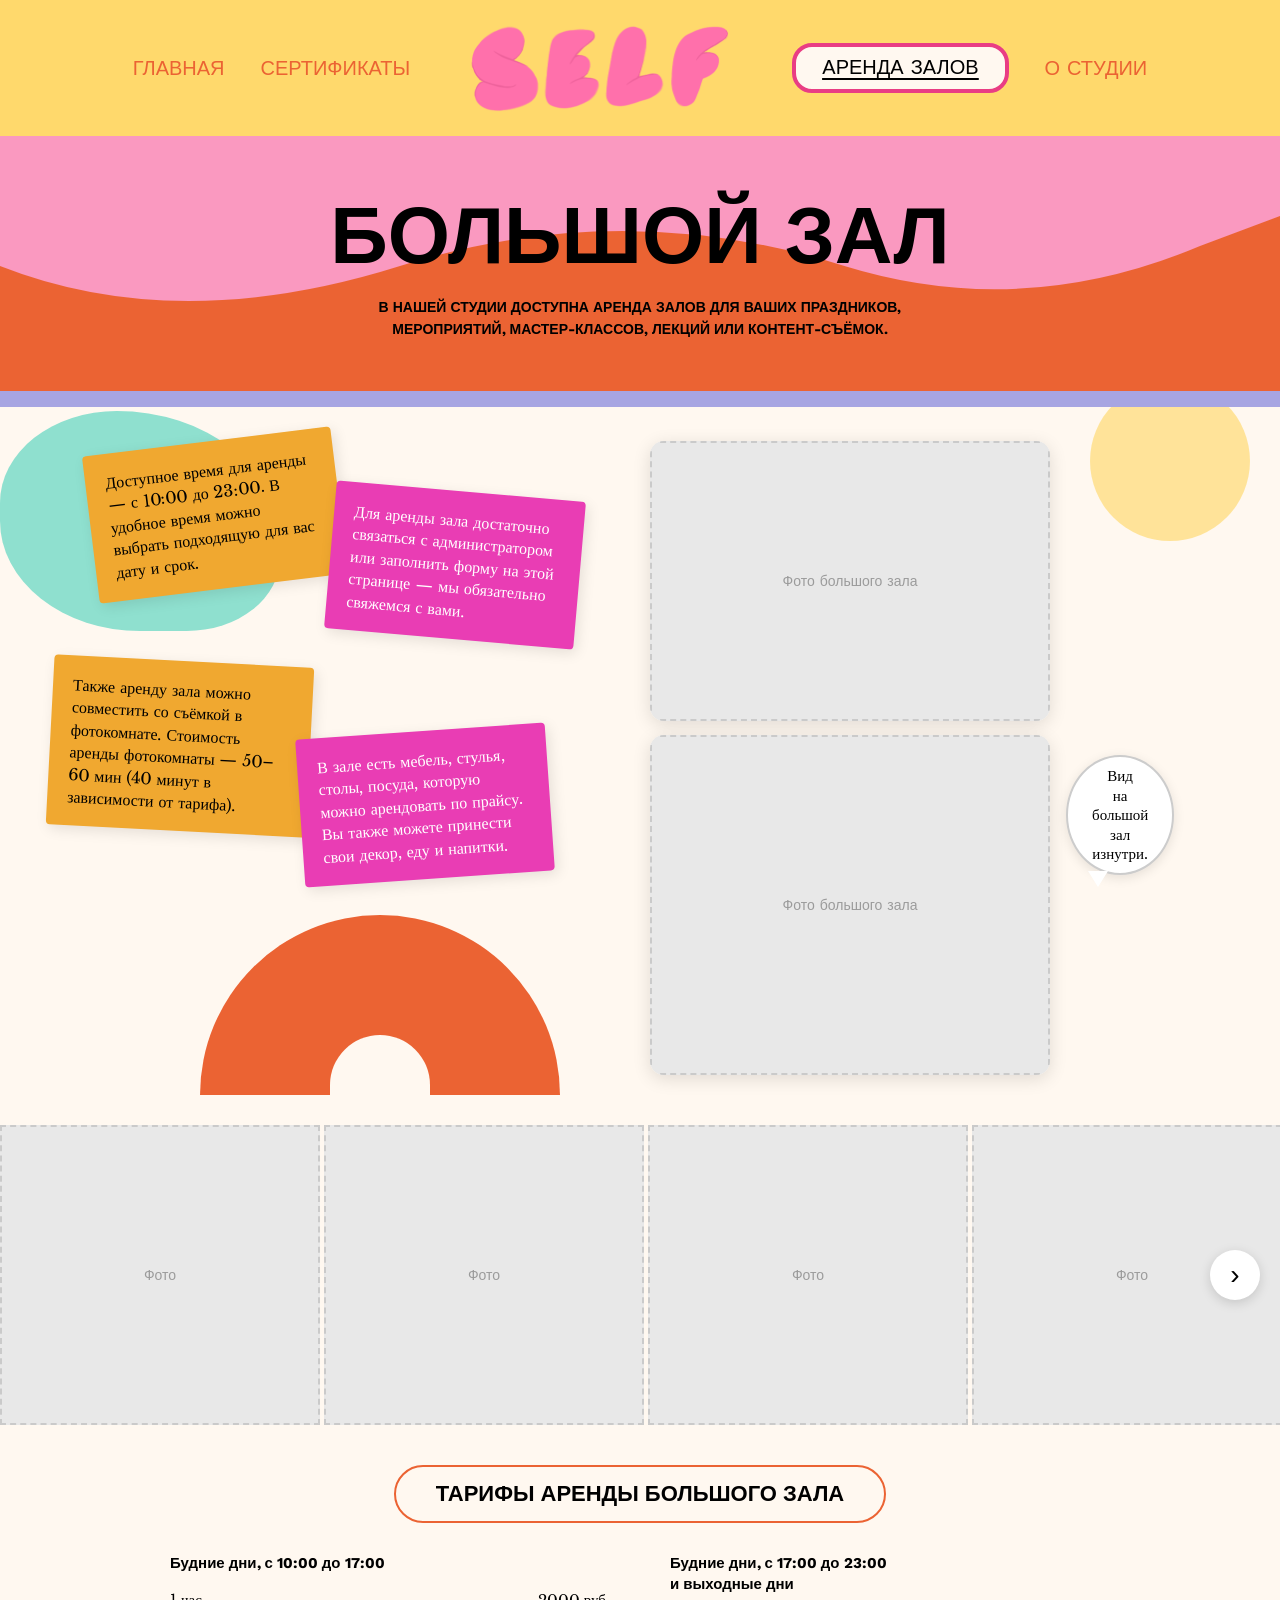
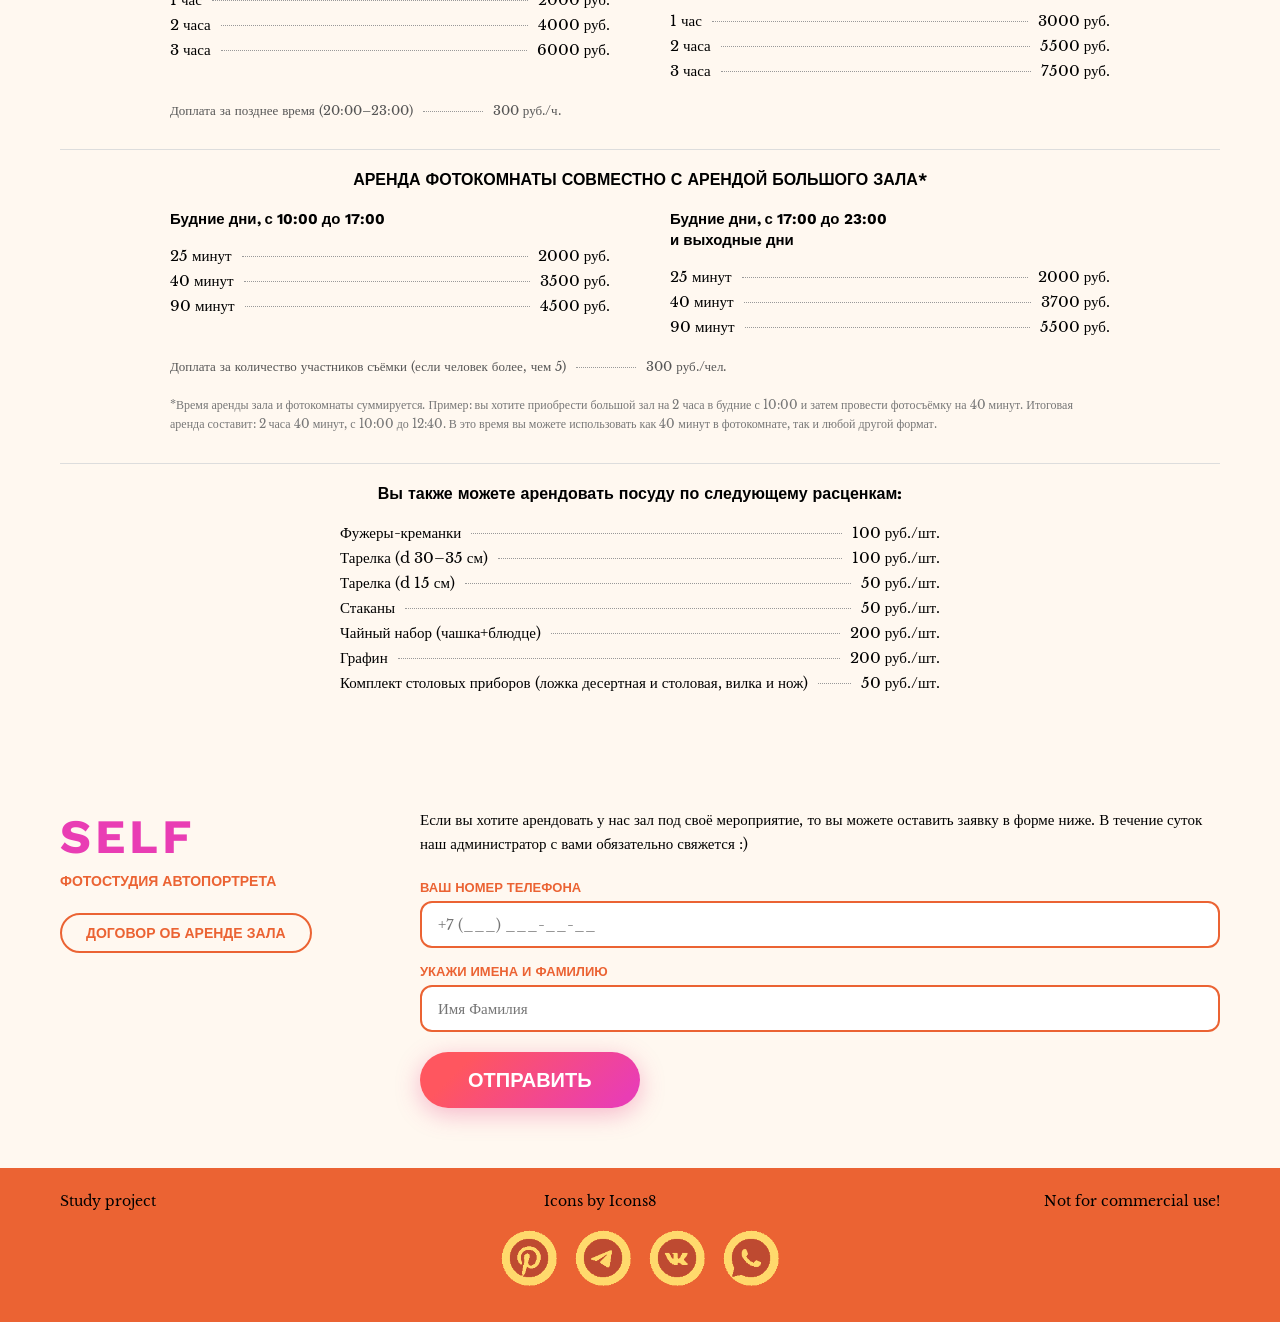
<file: room-big.html>
<!DOCTYPE html>
<html lang="ru">
<head>
    <meta charset="UTF-8">
    <meta name="viewport" content="width=device-width, initial-scale=1.0">
    <title>SELF — Большой зал</title>
    <link rel="stylesheet" href="style.css">
</head>
<body>

<!-- HEADER -->
<header class="header">
    <nav class="nav">
        <a href="index.html" class="nav__link">ГЛАВНАЯ</a>
        <a href="certificates.html" class="nav__link">СЕРТИФИКАТЫ</a>
        <a href="index.html" class="nav__logo"><img src="logo-self.svg" alt="SELF" class="nav__logo-img"></a>
        <div class="nav__dropdown">
            <div class="nav__link nav__link--active nav__dropdown-trigger">
                <span class="nav__dropdown-title">АРЕНДА ЗАЛОВ</span>
                <div class="nav__dropdown-subitems">
                    <a href="room-small.html" class="nav__dropdown-item">Малый зал</a>
                    <a href="room-big.html" class="nav__dropdown-item nav__dropdown-item--active">Большой зал</a>
                </div>
            </div>
        </div>
        </div>
        <a href="about.html" class="nav__link">О СТУДИИ</a>
    </nav>
</header>

<!-- HERO -->
<section class="hero rooms-hero">
    <div class="hero__wave">
        <svg viewBox="0 0 1440 200" preserveAspectRatio="none">
            <path d="M0,0 L0,130 Q200,200 450,130 Q700,60 950,130 Q1150,185 1350,110 L1440,80 L1440,0 Z" fill="#FA99C0"/>
        </svg>
    </div>
    <div class="rooms-hero__inner">
        <h1 class="rooms-hero__title">БОЛЬШОЙ ЗАЛ</h1>
        <p class="rooms-hero__desc">В НАШЕЙ СТУДИИ ДОСТУПНА АРЕНДА ЗАЛОВ ДЛЯ ВАШИХ ПРАЗДНИКОВ, МЕРОПРИЯТИЙ, МАСТЕР-КЛАССОВ, ЛЕКЦИЙ ИЛИ КОНТЕНТ-СЪЁМОК.</p>
    </div>
</section>

<!-- СТИКЕРЫ + ФОТО -->
<section class="about">
    <div class="about__stripe-top"></div>
    <div class="blob blob--green"></div>
    <div class="blob blob--yellow"></div>
    <div class="blob blob--arch"></div>

    <div class="about__inner">
        <div class="about__notes-area">
            <div class="note note--orange note--1">
                <p>Доступное время для аренды — с 10:00 до 23:00. В удобное время можно выбрать подходящую для вас дату и срок.</p>
            </div>
            <div class="note note--pink note--2">
                <p>Для аренды зала достаточно связаться с администратором или заполнить форму на этой странице — мы обязательно свяжемся с вами.</p>
            </div>
            <div class="note note--orange note--3">
                <p>Также аренду зала можно совместить со съёмкой в фотокомнате. Стоимость аренды фотокомнаты — 50–60 мин (40 минут в зависимости от тарифа).</p>
            </div>
            <div class="note note--pink note--4">
                <p>В зале есть мебель, стулья, столы, посуда, которую можно арендовать по прайсу. Вы также можете принести свои декор, еду и напитки.</p>
            </div>
        </div>

        <div class="about__photos-col">
            <div class="about__photo about__photo--top">
                <div class="placeholder">Фото большого зала</div>
            </div>
            <div class="about__photo-row">
                <div class="about__photo about__photo--bottom">
                    <div class="placeholder">Фото большого зала</div>
                </div>
                <div class="about__bubble">
                    <span>Вид<br>на большой зал<br>изнутри.</span>
                    <div class="about__bubble-tail"></div>
                </div>
            </div>
        </div>
    </div>
</section>

<!-- ФОТО-КАРУСЕЛЬ -->
<section class="carousel">
    <div class="carousel__track">
        <div class="carousel__item"><div class="placeholder">Фото</div></div>
        <div class="carousel__item"><div class="placeholder">Фото</div></div>
        <div class="carousel__item"><div class="placeholder">Фото</div></div>
        <div class="carousel__item"><div class="placeholder">Фото</div></div>
        <div class="carousel__item"><div class="placeholder">Фото</div></div>
        <div class="carousel__item"><div class="placeholder">Фото</div></div>
    </div>
    <button class="carousel__arrow" aria-label="Листать">›</button>
</section>

<!-- ТАРИФЫ АРЕНДЫ БОЛЬШОГО ЗАЛА -->
<section class="tariffs">
    <div class="tariffs__heading-wrap">
        <h2 class="tariffs__heading">ТАРИФЫ АРЕНДЫ БОЛЬШОГО ЗАЛА</h2>
    </div>

    <div class="tariffs__table-wrap">
        <div class="tariffs__columns">
            <div class="tariffs__col">
                <h3 class="tariffs__col-title">Будние дни, с 10:00 до 17:00</h3>
                <div class="tariffs__row"><span>1 час</span><span class="tariffs__dots"></span><span>2000 руб.</span></div>
                <div class="tariffs__row"><span>2 часа</span><span class="tariffs__dots"></span><span>4000 руб.</span></div>
                <div class="tariffs__row"><span>3 часа</span><span class="tariffs__dots"></span><span>6000 руб.</span></div>
            </div>
            <div class="tariffs__col">
                <h3 class="tariffs__col-title">Будние дни, с 17:00 до 23:00<br>и выходные дни</h3>
                <div class="tariffs__row"><span>1 час</span><span class="tariffs__dots"></span><span>3000 руб.</span></div>
                <div class="tariffs__row"><span>2 часа</span><span class="tariffs__dots"></span><span>5500 руб.</span></div>
                <div class="tariffs__row"><span>3 часа</span><span class="tariffs__dots"></span><span>7500 руб.</span></div>
            </div>
        </div>
        <p class="tariffs__note">Доплата за позднее время (20:00–23:00) <span class="tariffs__dots-inline"></span> 300 руб./ч.</p>
    </div>

    <!-- АРЕНДА ФОТОКОМНАТЫ СОВМЕСТНО С БОЛЬШИМ ЗАЛОМ -->
    <div class="tariffs__extra">
        <h3 class="tariffs__extra-title">АРЕНДА ФОТОКОМНАТЫ  СОВМЕСТНО С АРЕНДОЙ БОЛЬШОГО ЗАЛА*</h3>
        <div class="tariffs__table-wrap">
            <div class="tariffs__columns">
                <div class="tariffs__col">
                    <h3 class="tariffs__col-title">Будние дни, с 10:00 до 17:00</h3>
                    <div class="tariffs__row"><span>25 минут</span><span class="tariffs__dots"></span><span>2000 руб.</span></div>
                    <div class="tariffs__row"><span>40 минут</span><span class="tariffs__dots"></span><span>3500 руб.</span></div>
                    <div class="tariffs__row"><span>90 минут</span><span class="tariffs__dots"></span><span>4500 руб.</span></div>
                </div>
                <div class="tariffs__col">
                    <h3 class="tariffs__col-title">Будние дни, с 17:00 до 23:00<br>и выходные дни</h3>
                    <div class="tariffs__row"><span>25 минут</span><span class="tariffs__dots"></span><span>2000 руб.</span></div>
                    <div class="tariffs__row"><span>40 минут</span><span class="tariffs__dots"></span><span>3700 руб.</span></div>
                    <div class="tariffs__row"><span>90 минут</span><span class="tariffs__dots"></span><span>5500 руб.</span></div>
                </div>
            </div>
            <p class="tariffs__note">Доплата за количество участников съёмки (если человек более, чем 5) <span class="tariffs__dots-inline"></span> 300 руб./чел.</p>
        </div>
    </div>

    <p class="tariffs__footnote">*Время аренды зала и фотокомнаты суммируется. Пример: вы хотите приобрести большой зал на 2 часа в будние с 10:00 и затем провести фотосъёмку на 40 минут. Итоговая аренда составит: 2 часа 40 минут, с 10:00 до 12:40. В это время вы можете использовать как 40 минут в фотокомнате, так и любой другой формат.</p>

    <!-- АРЕНДА ПОСУДЫ -->
    <div class="tariffs__dishes">
        <h3 class="tariffs__dishes-title">Вы также можете арендовать посуду по следующему расценкам:</h3>
        <div class="tariffs__dishes-list">
            <div class="tariffs__row"><span>Фужеры-креманки</span><span class="tariffs__dots"></span><span>100 руб./шт.</span></div>
            <div class="tariffs__row"><span>Тарелка (d 30–35 см)</span><span class="tariffs__dots"></span><span>100 руб./шт.</span></div>
            <div class="tariffs__row"><span>Тарелка (d 15 см)</span><span class="tariffs__dots"></span><span>50 руб./шт.</span></div>
            <div class="tariffs__row"><span>Стаканы</span><span class="tariffs__dots"></span><span>50 руб./шт.</span></div>
            <div class="tariffs__row"><span>Чайный набор (чашка+блюдце)</span><span class="tariffs__dots"></span><span>200 руб./шт.</span></div>
            <div class="tariffs__row"><span>Графин</span><span class="tariffs__dots"></span><span>200 руб./шт.</span></div>
            <div class="tariffs__row"><span>Комплект столовых приборов (ложка десертная и столовая, вилка и нож)</span><span class="tariffs__dots"></span><span>50 руб./шт.</span></div>
        </div>
    </div>
</section>

<!-- КОНТАКТ-ФОРМА -->
<section class="contact">
    <div class="contact__left">
        <p class="contact__logo">SELF</p>
        <p class="contact__sub">ФОТОСТУДИЯ АВТОПОРТРЕТА</p>
        <a href="#" class="contact__link">ДОГОВОР ОБ АРЕНДЕ ЗАЛА</a>
    </div>
    <div class="contact__right">
        <p class="contact__intro">Если вы хотите арендовать у нас зал под своё мероприятие, то вы можете оставить заявку в форме ниже. В течение суток наш администратор с вами обязательно свяжется :)</p>
        <label class="contact__label">ВАШ НОМЕР ТЕЛЕФОНА</label>
        <input type="tel" class="contact__input" placeholder="+7 (___) ___-__-__">
        <label class="contact__label">УКАЖИ ИМЕНА И ФАМИЛИЮ</label>
        <input type="text" class="contact__input" placeholder="Имя Фамилия">
        <button class="contact__btn">ОТПРАВИТЬ</button>
    </div>
</section>

<!-- FOOTER -->
<footer class="footer">
    <div class="footer__top">
        <span>Study project</span>
        <span>Icons by Icons8</span>
        <span>Not for commercial use!</span>
    </div>
    <div class="footer__socials">
        <a href="#" class="soc"><img src="icon-pinterest.png" alt="Pinterest" class="soc__icon"></a>
        <a href="#" class="soc"><img src="icon-telegram.png" alt="Telegram" class="soc__icon"></a>
        <a href="#" class="soc"><img src="icon-vk.png" alt="VK" class="soc__icon"></a>
        <a href="#" class="soc"><img src="icon-whatsapp.png" alt="WhatsApp" class="soc__icon"></a>
    </div>
</footer>


<script>
    // Карусель — прокрутка
    var arrow = document.querySelector('.carousel__arrow');
    if (arrow) {
        arrow.addEventListener('click', function() {
            document.querySelector('.carousel__track').scrollBy({left: 300, behavior: 'smooth'});
        });
    }

    // Dropdown — скрыть после выбора пункта
    document.querySelectorAll('.nav__dropdown-item').forEach(function(item) {
        item.addEventListener('click', function() {
            var menu = this.closest('.nav__dropdown-menu');
            if (menu) menu.style.display = 'none';
            // Восстановить при следующем наведении
            setTimeout(function() {
                if (menu) menu.style.display = '';
            }, 300);
        });
    });
</script>

</body>
</html>
</file>
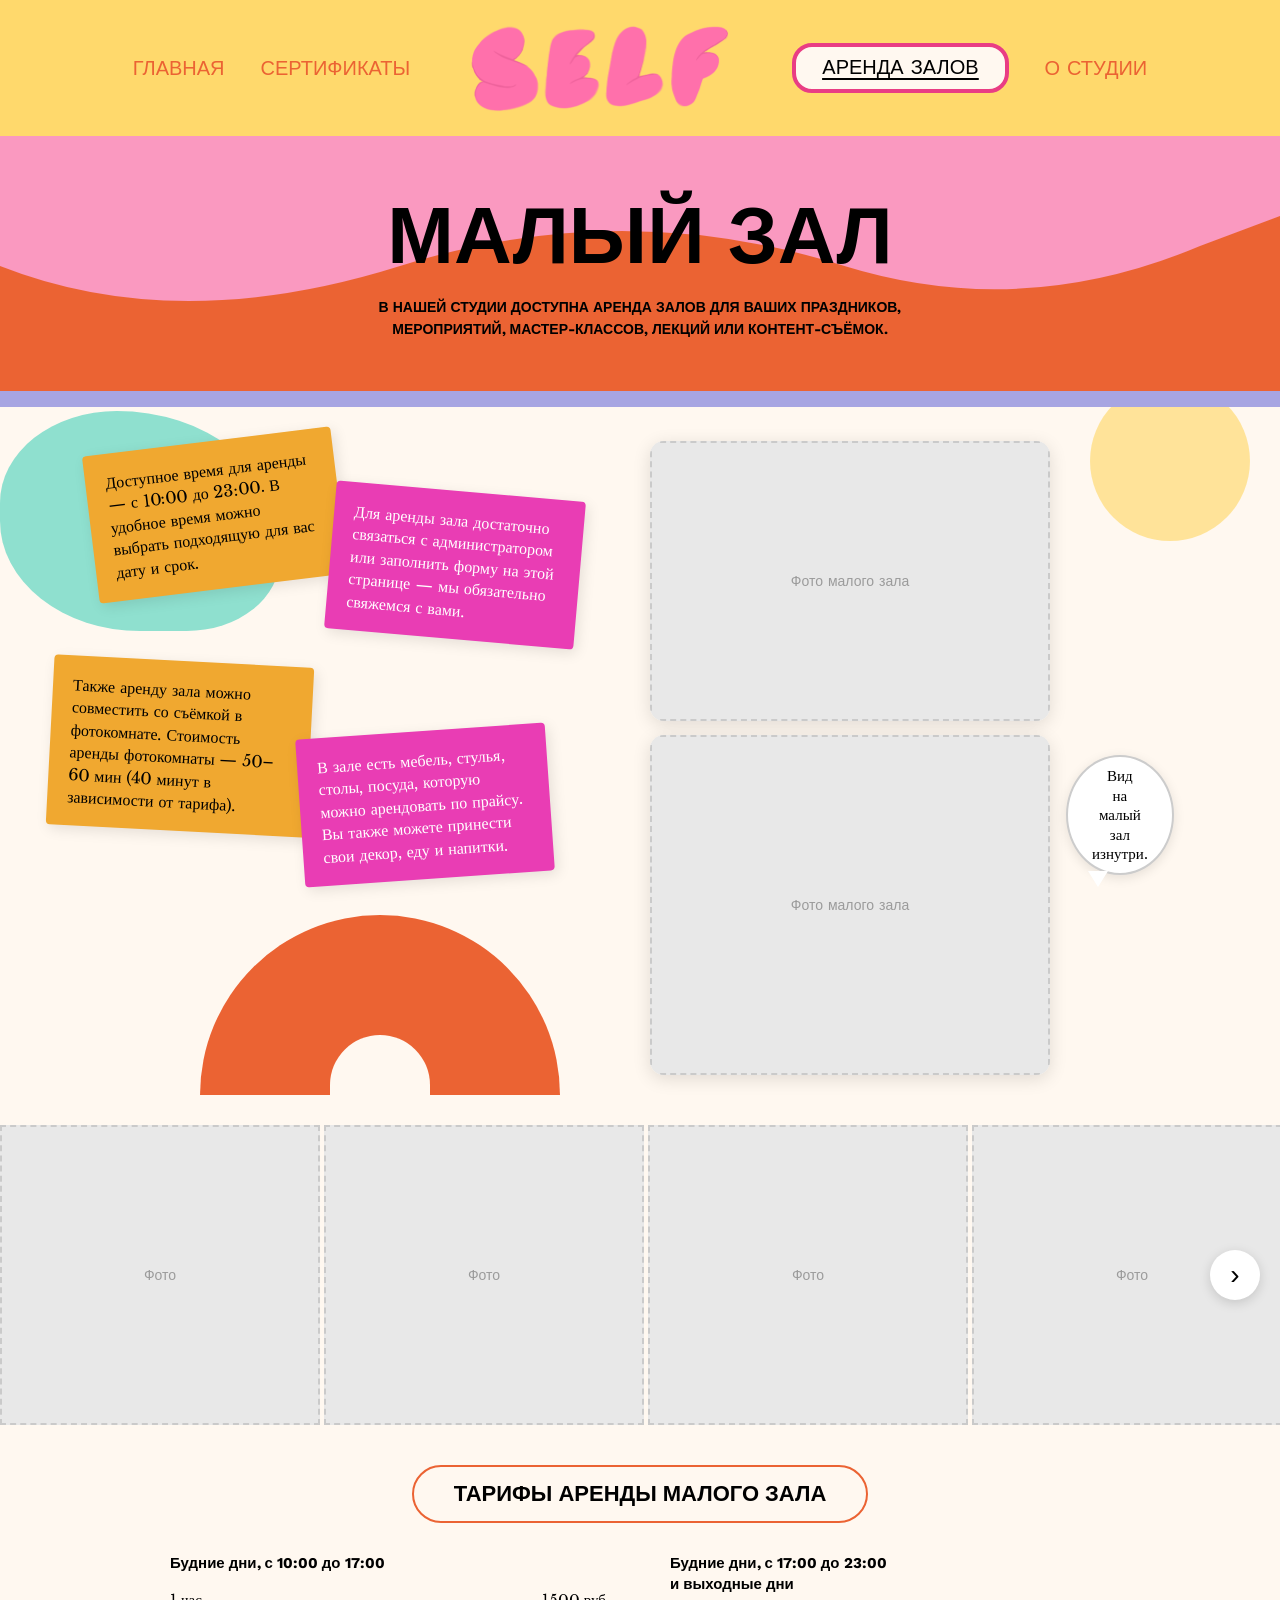
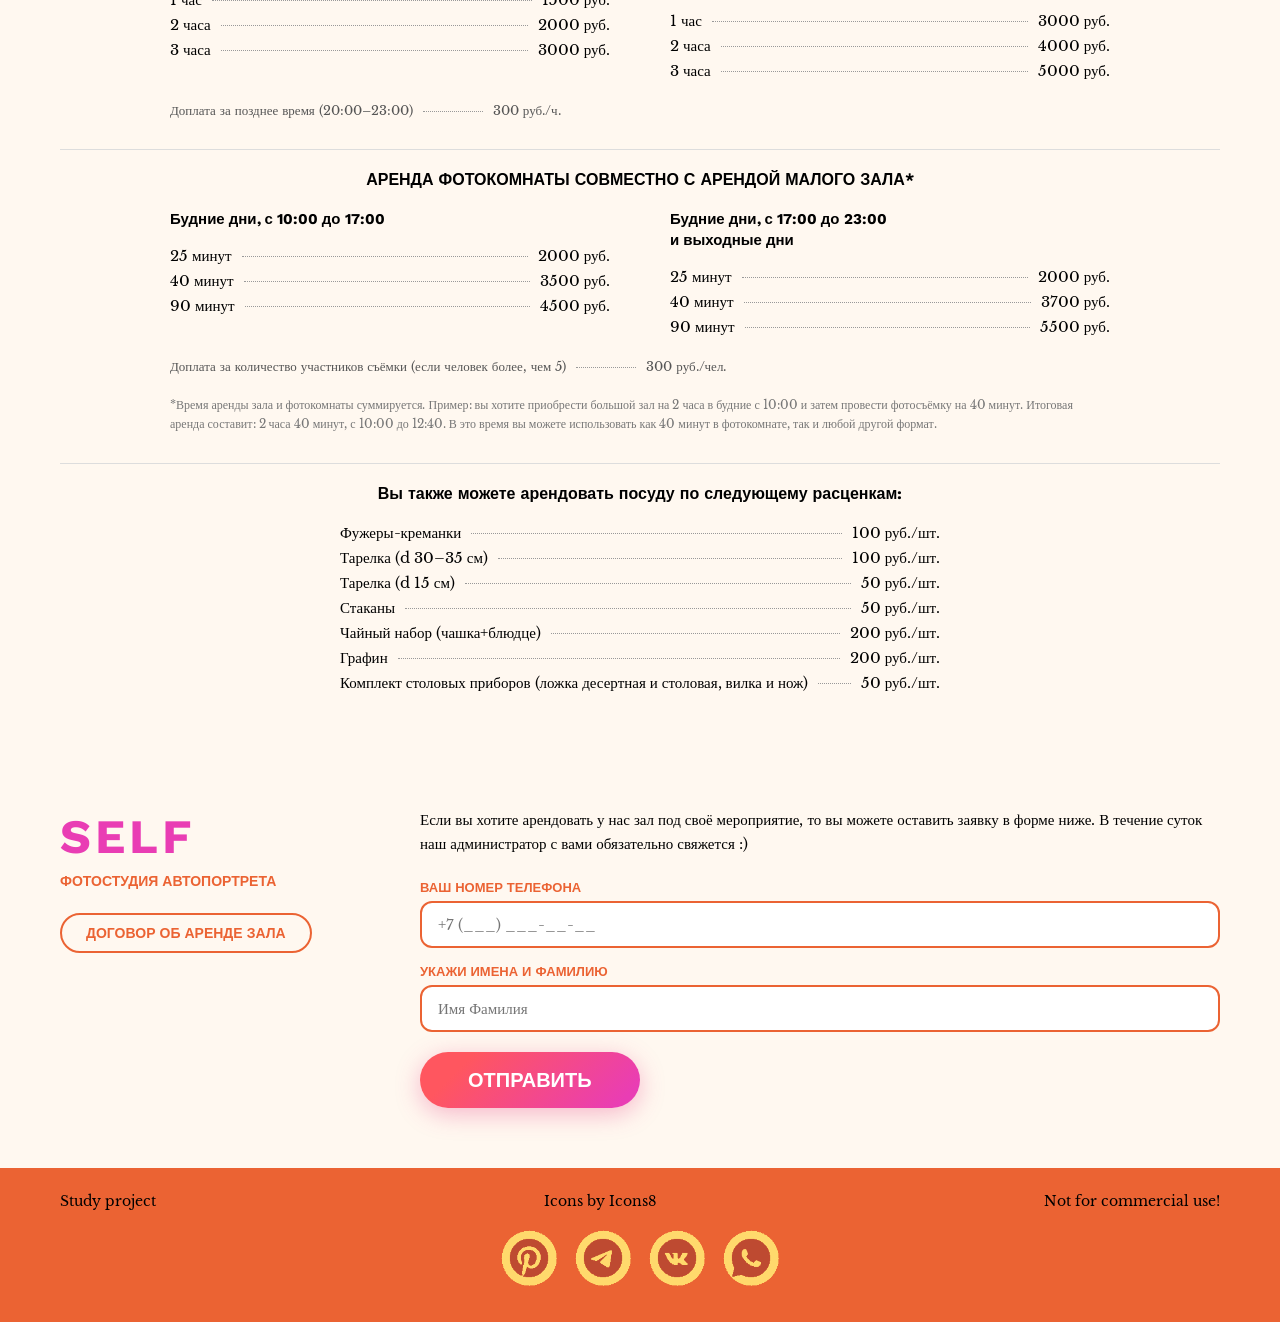
<file: room-small.html>
<!DOCTYPE html>
<html lang="ru">
<head>
    <meta charset="UTF-8">
    <meta name="viewport" content="width=device-width, initial-scale=1.0">
    <title>SELF — Малый зал</title>
    <link rel="stylesheet" href="style.css">
</head>
<body>

<!-- HEADER -->
<header class="header">
    <nav class="nav">
        <a href="index.html" class="nav__link">ГЛАВНАЯ</a>
        <a href="certificates.html" class="nav__link">СЕРТИФИКАТЫ</a>
        <a href="index.html" class="nav__logo"><img src="logo-self.svg" alt="SELF" class="nav__logo-img"></a>
        <div class="nav__dropdown">
            <div class="nav__link nav__link--active nav__dropdown-trigger">
                <span class="nav__dropdown-title">АРЕНДА ЗАЛОВ</span>
                <div class="nav__dropdown-subitems">
                    <a href="room-small.html" class="nav__dropdown-item nav__dropdown-item--active">Малый зал</a>
                    <a href="room-big.html" class="nav__dropdown-item">Большой зал</a>
                </div>
            </div>
        </div>
        </div>
        <a href="about.html" class="nav__link">О СТУДИИ</a>
    </nav>
</header>

<!-- HERO -->
<section class="hero rooms-hero">
    <div class="hero__wave">
        <svg viewBox="0 0 1440 200" preserveAspectRatio="none">
            <path d="M0,0 L0,130 Q200,200 450,130 Q700,60 950,130 Q1150,185 1350,110 L1440,80 L1440,0 Z" fill="#FA99C0"/>
        </svg>
    </div>
    <div class="rooms-hero__inner">
        <h1 class="rooms-hero__title">МАЛЫЙ ЗАЛ</h1>
        <p class="rooms-hero__desc">В НАШЕЙ СТУДИИ ДОСТУПНА АРЕНДА ЗАЛОВ ДЛЯ ВАШИХ ПРАЗДНИКОВ, МЕРОПРИЯТИЙ, МАСТЕР-КЛАССОВ, ЛЕКЦИЙ ИЛИ КОНТЕНТ-СЪЁМОК.</p>
    </div>
</section>

<!-- СТИКЕРЫ + ФОТО -->
<section class="about">
    <div class="about__stripe-top"></div>
    <div class="blob blob--green"></div>
    <div class="blob blob--yellow"></div>
    <div class="blob blob--arch"></div>

    <div class="about__inner">
        <div class="about__notes-area">
            <div class="note note--orange note--1">
                <p>Доступное время для аренды — с 10:00 до 23:00. В удобное время можно выбрать подходящую для вас дату и срок.</p>
            </div>
            <div class="note note--pink note--2">
                <p>Для аренды зала достаточно связаться с администратором или заполнить форму на этой странице — мы обязательно свяжемся с вами.</p>
            </div>
            <div class="note note--orange note--3">
                <p>Также аренду зала можно совместить со съёмкой в фотокомнате. Стоимость аренды фотокомнаты — 50–60 мин (40 минут в зависимости от тарифа).</p>
            </div>
            <div class="note note--pink note--4">
                <p>В зале есть мебель, стулья, столы, посуда, которую можно арендовать по прайсу. Вы также можете принести свои декор, еду и напитки.</p>
            </div>
        </div>

        <div class="about__photos-col">
            <div class="about__photo about__photo--top">
                <div class="placeholder">Фото малого зала</div>
            </div>
            <div class="about__photo-row">
                <div class="about__photo about__photo--bottom">
                    <div class="placeholder">Фото малого зала</div>
                </div>
                <div class="about__bubble">
                    <span>Вид<br>на малый зал<br>изнутри.</span>
                    <div class="about__bubble-tail"></div>
                </div>
            </div>
        </div>
    </div>
</section>

<!-- ФОТО-КАРУСЕЛЬ -->
<section class="carousel">
    <div class="carousel__track">
        <div class="carousel__item"><div class="placeholder">Фото</div></div>
        <div class="carousel__item"><div class="placeholder">Фото</div></div>
        <div class="carousel__item"><div class="placeholder">Фото</div></div>
        <div class="carousel__item"><div class="placeholder">Фото</div></div>
        <div class="carousel__item"><div class="placeholder">Фото</div></div>
        <div class="carousel__item"><div class="placeholder">Фото</div></div>
    </div>
    <button class="carousel__arrow" aria-label="Листать">›</button>
</section>

<!-- ТАРИФЫ АРЕНДЫ МАЛОГО ЗАЛА -->
<section class="tariffs">
    <div class="tariffs__heading-wrap">
        <h2 class="tariffs__heading">ТАРИФЫ АРЕНДЫ МАЛОГО ЗАЛА</h2>
    </div>

    <div class="tariffs__table-wrap">
        <div class="tariffs__columns">
            <div class="tariffs__col">
                <h3 class="tariffs__col-title">Будние дни, с 10:00 до 17:00</h3>
                <div class="tariffs__row"><span>1 час</span><span class="tariffs__dots"></span><span>1500 руб.</span></div>
                <div class="tariffs__row"><span>2 часа</span><span class="tariffs__dots"></span><span>2000 руб.</span></div>
                <div class="tariffs__row"><span>3 часа</span><span class="tariffs__dots"></span><span>3000 руб.</span></div>
            </div>
            <div class="tariffs__col">
                <h3 class="tariffs__col-title">Будние дни, с 17:00 до 23:00<br>и выходные дни</h3>
                <div class="tariffs__row"><span>1 час</span><span class="tariffs__dots"></span><span>3000 руб.</span></div>
                <div class="tariffs__row"><span>2 часа</span><span class="tariffs__dots"></span><span>4000 руб.</span></div>
                <div class="tariffs__row"><span>3 часа</span><span class="tariffs__dots"></span><span>5000 руб.</span></div>
            </div>
        </div>
        <p class="tariffs__note">Доплата за позднее время (20:00–23:00) <span class="tariffs__dots-inline"></span> 300 руб./ч.</p>
    </div>

    <!-- АРЕНДА ФОТОКОМНАТЫ СОВМЕСТНО С МАЛЫМ ЗАЛОМ -->
    <div class="tariffs__extra">
        <h3 class="tariffs__extra-title">АРЕНДА ФОТОКОМНАТЫ  СОВМЕСТНО С АРЕНДОЙ МАЛОГО ЗАЛА*</h3>
        <div class="tariffs__table-wrap">
            <div class="tariffs__columns">
                <div class="tariffs__col">
                    <h3 class="tariffs__col-title">Будние дни, с 10:00 до 17:00</h3>
                    <div class="tariffs__row"><span>25 минут</span><span class="tariffs__dots"></span><span>2000 руб.</span></div>
                    <div class="tariffs__row"><span>40 минут</span><span class="tariffs__dots"></span><span>3500 руб.</span></div>
                    <div class="tariffs__row"><span>90 минут</span><span class="tariffs__dots"></span><span>4500 руб.</span></div>
                </div>
                <div class="tariffs__col">
                    <h3 class="tariffs__col-title">Будние дни, с 17:00 до 23:00<br>и выходные дни</h3>
                    <div class="tariffs__row"><span>25 минут</span><span class="tariffs__dots"></span><span>2000 руб.</span></div>
                    <div class="tariffs__row"><span>40 минут</span><span class="tariffs__dots"></span><span>3700 руб.</span></div>
                    <div class="tariffs__row"><span>90 минут</span><span class="tariffs__dots"></span><span>5500 руб.</span></div>
                </div>
            </div>
            <p class="tariffs__note">Доплата за количество участников съёмки (если человек более, чем 5) <span class="tariffs__dots-inline"></span> 300 руб./чел.</p>
        </div>
    </div>

    <p class="tariffs__footnote">*Время аренды зала и фотокомнаты суммируется. Пример: вы хотите приобрести большой зал на 2 часа в будние с 10:00 и затем провести фотосъёмку на 40 минут. Итоговая аренда составит: 2 часа 40 минут, с 10:00 до 12:40. В это время вы можете использовать как 40 минут в фотокомнате, так и любой другой формат.</p>

    <!-- АРЕНДА ПОСУДЫ -->
    <div class="tariffs__dishes">
        <h3 class="tariffs__dishes-title">Вы также можете арендовать посуду по следующему расценкам:</h3>
        <div class="tariffs__dishes-list">
            <div class="tariffs__row"><span>Фужеры-креманки</span><span class="tariffs__dots"></span><span>100 руб./шт.</span></div>
            <div class="tariffs__row"><span>Тарелка (d 30–35 см)</span><span class="tariffs__dots"></span><span>100 руб./шт.</span></div>
            <div class="tariffs__row"><span>Тарелка (d 15 см)</span><span class="tariffs__dots"></span><span>50 руб./шт.</span></div>
            <div class="tariffs__row"><span>Стаканы</span><span class="tariffs__dots"></span><span>50 руб./шт.</span></div>
            <div class="tariffs__row"><span>Чайный набор (чашка+блюдце)</span><span class="tariffs__dots"></span><span>200 руб./шт.</span></div>
            <div class="tariffs__row"><span>Графин</span><span class="tariffs__dots"></span><span>200 руб./шт.</span></div>
            <div class="tariffs__row"><span>Комплект столовых приборов (ложка десертная и столовая, вилка и нож)</span><span class="tariffs__dots"></span><span>50 руб./шт.</span></div>
        </div>
    </div>
</section>

<!-- КОНТАКТ-ФОРМА -->
<section class="contact">
    <div class="contact__left">
        <p class="contact__logo">SELF</p>
        <p class="contact__sub">ФОТОСТУДИЯ АВТОПОРТРЕТА</p>
        <a href="#" class="contact__link">ДОГОВОР ОБ АРЕНДЕ ЗАЛА</a>
    </div>
    <div class="contact__right">
        <p class="contact__intro">Если вы хотите арендовать у нас зал под своё мероприятие, то вы можете оставить заявку в форме ниже. В течение суток наш администратор с вами обязательно свяжется :)</p>
        <label class="contact__label">ВАШ НОМЕР ТЕЛЕФОНА</label>
        <input type="tel" class="contact__input" placeholder="+7 (___) ___-__-__">
        <label class="contact__label">УКАЖИ ИМЕНА И ФАМИЛИЮ</label>
        <input type="text" class="contact__input" placeholder="Имя Фамилия">
        <button class="contact__btn">ОТПРАВИТЬ</button>
    </div>
</section>

<!-- FOOTER -->
<footer class="footer">
    <div class="footer__top">
        <span>Study project</span>
        <span>Icons by Icons8</span>
        <span>Not for commercial use!</span>
    </div>
    <div class="footer__socials">
        <a href="#" class="soc"><img src="icon-pinterest.png" alt="Pinterest" class="soc__icon"></a>
        <a href="#" class="soc"><img src="icon-telegram.png" alt="Telegram" class="soc__icon"></a>
        <a href="#" class="soc"><img src="icon-vk.png" alt="VK" class="soc__icon"></a>
        <a href="#" class="soc"><img src="icon-whatsapp.png" alt="WhatsApp" class="soc__icon"></a>
    </div>
</footer>


<script>
    // Карусель — прокрутка
    var arrow = document.querySelector('.carousel__arrow');
    if (arrow) {
        arrow.addEventListener('click', function() {
            document.querySelector('.carousel__track').scrollBy({left: 300, behavior: 'smooth'});
        });
    }

    // Dropdown — скрыть после выбора пункта
    document.querySelectorAll('.nav__dropdown-item').forEach(function(item) {
        item.addEventListener('click', function() {
            var menu = this.closest('.nav__dropdown-menu');
            if (menu) menu.style.display = 'none';
            // Восстановить при следующем наведении
            setTimeout(function() {
                if (menu) menu.style.display = '';
            }, 300);
        });
    });
</script>

</body>
</html>
</file>
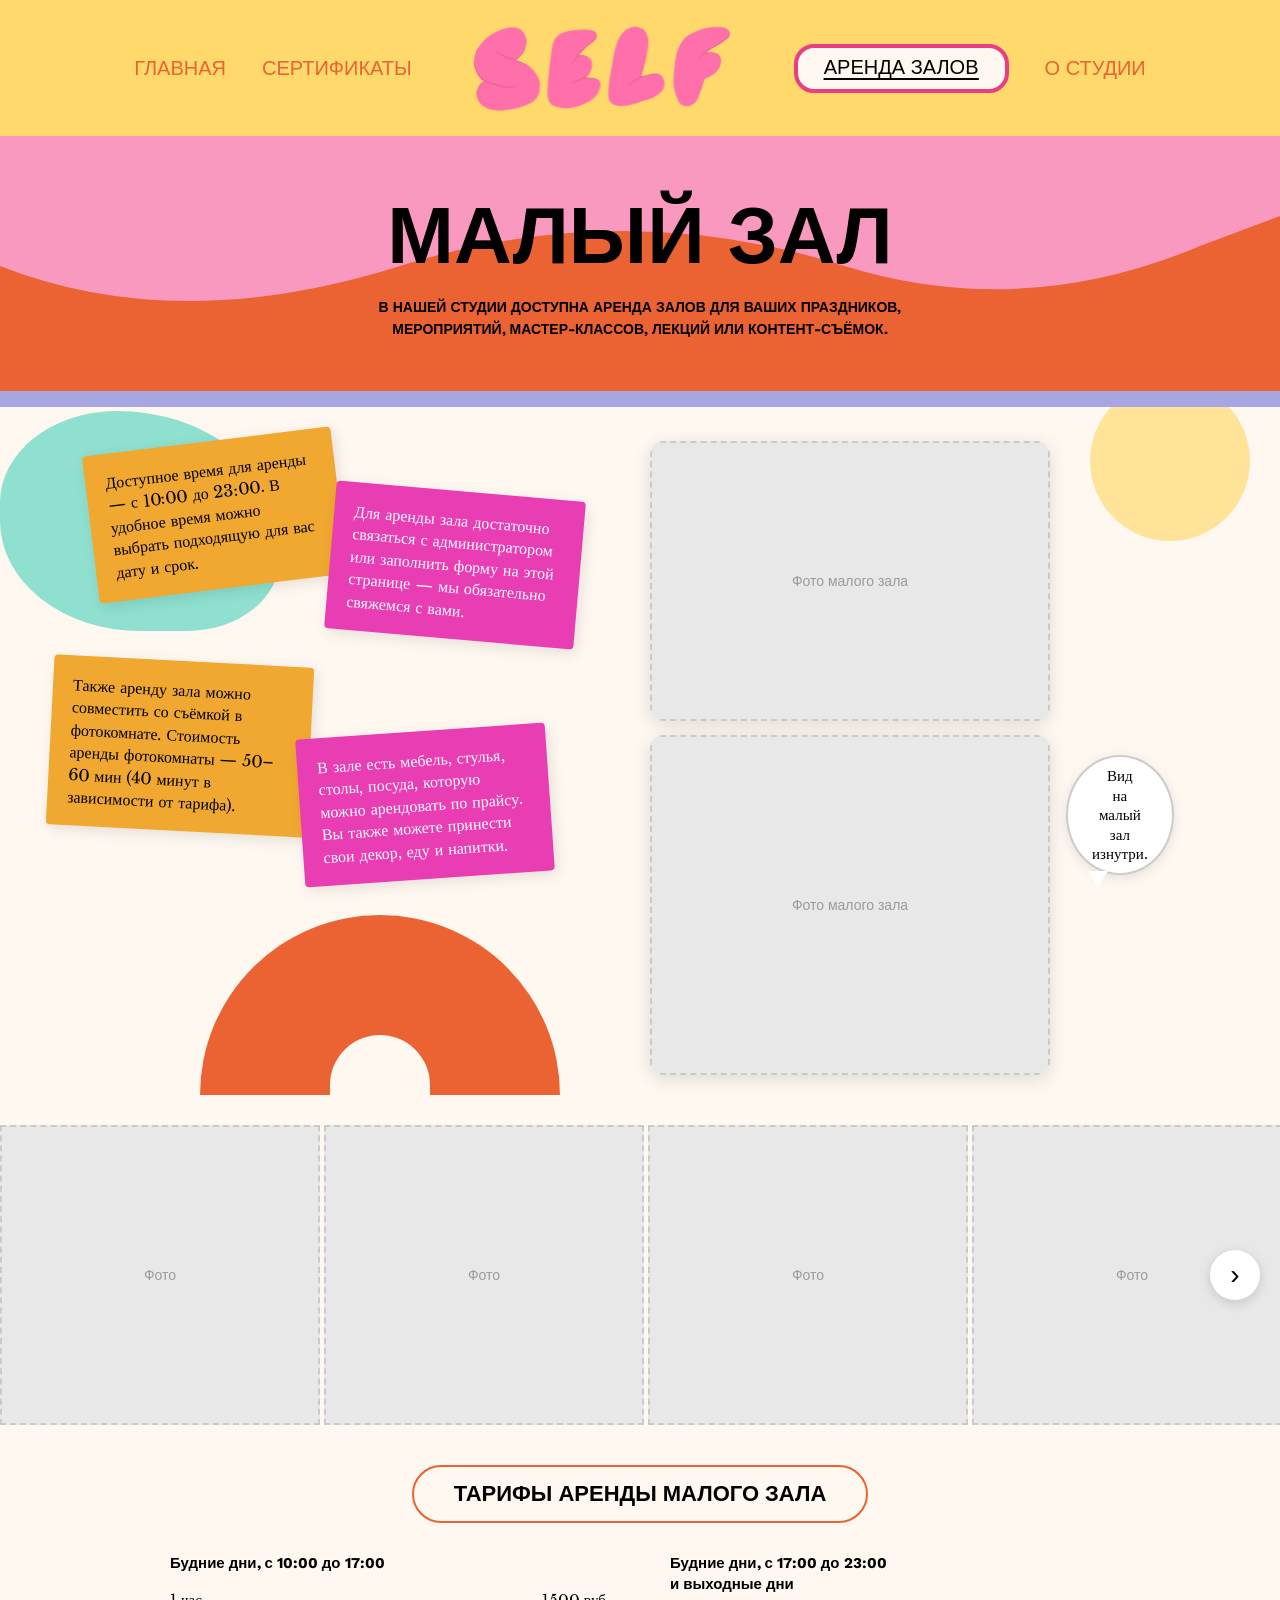
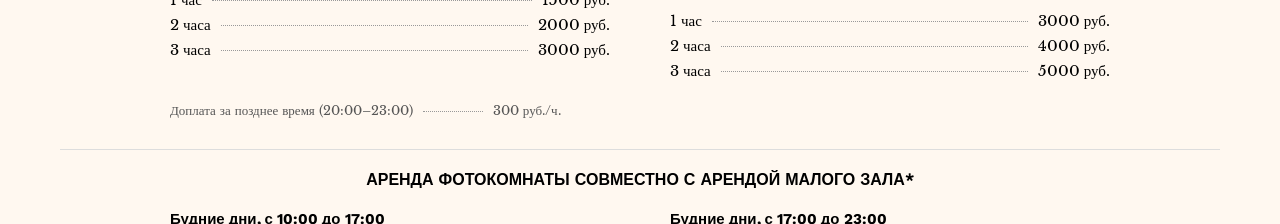
<file: rooms.html>
<!DOCTYPE html>
<html lang="ru">
<head>
    <meta charset="UTF-8">
    <meta name="viewport" content="width=device-width, initial-scale=1.0">
    <title>SELF — Аренда залов</title>
    <meta http-equiv="refresh" content="0;url=room-small.html">
</head>
<body>
    <p>Перенаправление... <a href="room-small.html">Малый зал</a></p>
</body>
</html>
</file>
<file: style.css>
/* ================================================================
   SELF ФОТОСТУДИЯ — ФАЙЛ СТИЛЕЙ
   Этот файл отвечает за ВСЮ визуальную часть сайта.
   Каждый блок подробно подписан — читай комментарии.
   ================================================================ */


/* ================================================================
   БЛОК: ПОДКЛЮЧЕНИЕ ШРИФТОВ
   Здесь загружаются шрифты из папки fonts/
   Если шрифт не отображается — проверь что файл лежит в папке fonts/
   ================================================================ */

/* Inter Regular — для обычного текста навигации, заголовков */
@font-face {
    font-family: 'Inter';          /* Имя шрифта, по которому его вызываем */
    font-style: normal;             /* Обычный стиль (не курсив) */
    font-weight: 400;               /* 400 = обычная толщина (Regular) */
    font-display: swap;             /* Показать текст сразу, подгрузить шрифт потом */
    src: url('fonts/Inter-Regular.ttf') format('truetype');  /* Путь к файлу шрифта */
}

/* Inter SemiBold — для полужирного текста (заголовки карточек, кнопки) */
@font-face {
    font-family: 'Inter';
    font-style: normal;
    font-weight: 600;               /* 600 = полужирный (SemiBold) */
    font-display: swap;
    src: url('fonts/Inter-SemiBold.ttf') format('truetype');
}

/* Inter Bold — для жирного текста (логотип SELF, заголовки) */
@font-face {
    font-family: 'Inter';
    font-style: normal;
    font-weight: 700;               /* 700 = жирный (Bold) */
    font-display: swap;
    src: url('fonts/Inter-Bold.ttf') format('truetype');
}

/* Libre Baskerville Regular — для описательного текста (serif, с засечками) */
@font-face {
    font-family: 'Libre Baskerville';
    font-style: normal;
    font-weight: 400;
    font-display: swap;
    src: url('fonts/LibreBaskerville-Regular.ttf') format('truetype');
}

/* Libre Baskerville Bold */
@font-face {
    font-family: 'Libre Baskerville';
    font-style: normal;
    font-weight: 700;
    font-display: swap;
    src: url('fonts/LibreBaskerville-Bold.ttf') format('truetype');
}

/* Libre Baskerville Italic — для курсивного текста */
@font-face {
    font-family: 'Libre Baskerville';
    font-style: italic;
    font-weight: 400;
    font-display: swap;
    src: url('fonts/LibreBaskerville-Italic.ttf') format('truetype');
}


/* ================================================================
   БЛОК: ЦВЕТА САЙТА (ПЕРЕМЕННЫЕ)
   Все цвета хранятся здесь. Чтобы изменить цвет по всему сайту —
   поменяй значение ТОЛЬКО ЗДЕСЬ, и оно обновится везде.
   
   Пример: хочешь другой оранжевый — меняй --orange: #НОВЫЙЦВЕТ;
   ================================================================ */
:root {
    --orange: #EB6333;      /* Основной оранжевый — фон hero, duration, footer, арка */
    --pink: #FA99C0;        /* Розовый — волна в hero, рамки карточек, фон секции quote */
    --yellow: #FFD96C;      /* Жёлтый — фон навигации, карточки "для съёмки", "часы работы" */
    --green: #6AD8C4;       /* Зелёный — декоративный блоб (пятно) в секции About */
    --btn-from: #FF565F;    /* Градиент кнопки НАЧАЛО — красно-оранжевый */
    --btn-to: #E93DB4;      /* Градиент кнопки КОНЕЦ — розово-фиолетовый. Также цвет розовых стикеров */
    --black: #000;          /* Чёрный — основной цвет текста */
    --white: #FFF;          /* Белый */
    --beige: #FFF8F0;       /* Бежевый — фон страницы, фон секции About */
    --lavender: #A7A5E2;    /* Лавандовый — декоративная полоска над секцией About */
    --f-sans: 'Inter', sans-serif;              /* Шрифт без засечек — для заголовков, навигации, кнопок */
    --f-serif: 'Libre Baskerville', serif;      /* Шрифт с засечками — для описательного текста */
}


/* ================================================================
   БЛОК: СБРОС СТИЛЕЙ + ОБЩИЕ НАСТРОЙКИ
   Убираем стандартные отступы браузера и задаём базу
   ================================================================ */
*,
*::before,
*::after {
    margin: 0;              /* Убираем отступы по умолчанию */
    padding: 0;             /* Убираем внутренние отступы */
    box-sizing: border-box; /* Ширина включает padding и border */
}

body {
    font-family: var(--f-serif);    /* Основной шрифт сайта — Libre Baskerville */
    color: var(--black);            /* Цвет текста — чёрный */
    background: var(--beige);       /* Фон всей страницы — бежевый */
    overflow-x: hidden;             /* Скрыть горизонтальную прокрутку */
    max-width: 1440px;              /* Максимальная ширина сайта */
    margin: 0 auto;                 /* Центрируем сайт на больших экранах */
}

img {
    max-width: 100%;        /* Картинки не выходят за пределы блока */
    display: block;         /* Убираем пробел под картинкой */
}

a {
    text-decoration: none;  /* Убираем подчёркивание у ссылок */
    color: inherit;         /* Ссылки наследуют цвет родителя */
}

/* Заглушка для фото — серый прямоугольник с надписью "Фото" */
.placeholder {
    width: 100%;
    height: 100%;
    background: #E8E8E8;           /* Светло-серый фон */
    display: flex;                  /* Flexbox для центрирования текста */
    align-items: center;            /* Центр по вертикали */
    justify-content: center;        /* Центр по горизонтали */
    font-family: var(--f-sans);     /* Шрифт Inter */
    font-size: 14px;                /* Размер текста */
    color: #9B9B9B;                 /* Серый цвет текста */
    border: 2px dashed #CACACA;     /* Пунктирная рамка */
}


/* ================================================================
   БЛОК 1: НАВИГАЦИЯ (HEADER)
   Жёлтая полоска сверху с меню: ГЛАВНАЯ, СЕРТИФИКАТЫ, SELF, АРЕНДА ЗАЛОВ, О СТУДИИ
   ================================================================ */

/* Контейнер навигации — жёлтый фон на всю ширину */
.header {
    background: var(--yellow);      /* Цвет фона — жёлтый #FFD96C */
    padding: 18px 60px;             /* Отступы: 18px сверху/снизу, 60px по бокам */
    position: relative;             /* Для z-index */
    z-index: 100;                   /* Навигация поверх контента — dropdown наплывает вниз */
}

/* Сама навигация — элементы в ряд по центру */
.nav {
    display: flex;                  /* Располагаем элементы в ряд */
    align-items: center;            /* Выравниваем по вертикали */
    justify-content: center;        /* Центрируем всё по горизонтали */
    gap: 36px;                      /* Расстояние между пунктами меню — 36px */
}

/* ================================================================
   НАВИГАЦИЯ — ССЫЛКИ
   Обычные ссылки — оранжевый текст.
   Активная страница — жирное розовое кольцо #E93D84 + тонкое чёрное подчёркивание.
   При наведении на неактивную — текст становится чёрным (без подчёркивания).

   Чтобы изменить цвет кольца — меняй border у .nav__link--active
   Чтобы изменить толщину кольца — меняй border-width у .nav__link--active
   Чтобы изменить подчёркивание — меняй border-bottom у .nav__link--active
   ================================================================ */

/* Обычные ссылки навигации */
.nav__link {
    font-family: var(--f-sans);
    font-size: 20px;
    font-weight: 400;               /* НЕ жирный */
    text-transform: uppercase;
    color: var(--orange);           /* Оранжевый текст */
    transition: color 0.2s;
    border-bottom: none;            /* Нет подчёркивания у обычных ссылок */
}

/* При наведении на обычную ссылку — текст чёрный, БЕЗ подчёркивания */
.nav__link:hover {
    color: var(--black);
    opacity: 1;
}

/* Активная ссылка (текущая страница) — жирное розовое кольцо + подчёркивание */
/* Цвет кольца: #E93D84 — меняй тут если нужен другой */
/* Толщина кольца: 4px — меняй тут */
/* Подчёркивание текста: чёрная линия внутри кольца */
.nav__link--active {
    border: 4px solid #E93D84;      /* Жирное розовое кольцо */
    border-radius: 30px;
    /*
       СКРУГЛЕНИЕ КОЛЬЦА — настройка симметрии:
       padding: ВЕРХ БОКА НИЗ
       Сейчас: 8px сверху, 26px по бокам, 10px снизу
       Если кольцо несимметричное — меняй эти значения тут:
    */
    padding: 8px 26px 10px;         /* Сверху 8px | Бока 26px | Снизу 10px */
    background: var(--yellow);      /* Фон = жёлтый (как шапка навигации) */
    color: var(--black);
    font-weight: 400;               /* НЕ жирный */
    text-decoration: underline;     /* Подчёркивание текста внутри кольца */
    text-decoration-color: var(--black); /* Цвет подчёркивания — чёрный */
    text-underline-offset: 4px;     /* Отступ линии от текста — меняй тут */
    text-decoration-thickness: 2px; /* Толщина линии — меняй тут */
}

/* Активная ссылка при наведении — ничего не меняется */
.nav__link--active:hover {
    color: var(--black);
}

/* Логотип SELF по центру навигации */
.nav__logo {
    display: flex;
    align-items: center;
    margin: 0 20px;                 /* Отступы слева/справа от логотипа */
}

/* Картинка логотипа — размер 270×100, прозрачный фон */
/* Чтобы изменить размер логотипа — меняй width и height тут */
.nav__logo-img {
    width: 270px;                   /* Ширина логотипа */
    height: 100px;                  /* Высота логотипа */
    object-fit: contain;            /* Сохраняет пропорции */
}


/* ================================================================
   БЛОК 2: ГЕРОЙ (HERO) — Главный экран с фото и текстом
   Оранжевый блок с розовой волной сверху, фото слева, текст справа
   ================================================================ */

/* Контейнер героя — оранжевый фон */
.hero {
    background: var(--orange);      /* Фон — оранжевый #EB6333 */
    position: relative;             /* Нужно для позиционирования волны */
    padding: 0 60px 40px;           /* Отступы: 0 сверху, 60px бока, 40px снизу */
    overflow: hidden;               /* Скрыть всё что выходит за пределы */
}

/* Розовая волна сверху hero */
.hero__wave {
    position: absolute;             /* Поверх основного контента */
    top: 0;                         /* Прижать к верху */
    left: 0;                        /* Прижать к левому краю */
    width: 100%;                    /* На всю ширину */
    height: 200px;                  /* Высота волны — 200px */
    z-index: 0;                     /* Под контентом */
}

/* SVG внутри волны */
.hero__wave svg {
    width: 100%;
    height: 100%;
    display: block;
}

/* Внутренний контейнер — фото + текст в ряд */
.hero__inner {
    position: relative;             /* Над волной */
    z-index: 1;                     /* Выше волны (z-index: 0) */
    display: flex;                  /* Располагаем в ряд */
    align-items: center;            /* Выравниваем по центру вертикально */
    gap: 50px;                      /* Расстояние между фото и текстом — 50px */
    padding-top: 30px;              /* Отступ сверху */
}

/* Колонка с фото */
.hero__photo-col {
    flex-shrink: 0;                 /* Не сжимать фото-колонку */
}

/* Обёртка фото — полукруг снизу */
.hero__photo-wrap {
    width: 380px;                   /* Ширина фото — 380px */
    height: 460px;                  /* Высота фото — 460px */
    overflow: hidden;               /* Обрезать фото по форме */
    border-radius: 0 0 190px 190px; /* Закругление ТОЛЬКО снизу — полукруг */
    background: var(--pink);        /* Фон-заглушка — розовый (виден пока нет фото) */
}

/* Колонка с текстом */
.hero__text-col {
    flex: 1;                        /* Занимает оставшееся пространство */
    max-width: 520px;               /* Но не больше 520px */
}

/* Заголовок [СЭЛФ] - */
.hero__title {
    font-family: var(--f-sans);     /* Шрифт Inter */
    font-size: 100px;               /* ОГРОМНЫЙ размер — 100px */
    font-weight: 400;               /* Обычная толщина (не жирный) */
    line-height: 100%;              /* Межстрочный интервал = размеру шрифта */
    margin-bottom: 20px;            /* Отступ снизу — 20px */
}

/* Описательный текст под заголовком */
.hero__desc {
    font-family: var(--f-serif);    /* Шрифт Libre Baskerville (с засечками) */
    font-size: 17px;                /* Размер — 17px */
    line-height: 160%;              /* Межстрочный интервал — 160% (просторно) */
    margin-bottom: 32px;            /* Отступ снизу перед кнопкой */
}

/* Кнопка "ЗАПИСАТЬСЯ НА СЪЁМКУ" */
.hero__btn {
    display: inline-block;
    background: linear-gradient(135deg, var(--btn-from) 20%, var(--btn-to) 91%);
        /* Градиент под углом 135°: от красного #FF565F к розовому #E93DB4 */
    color: var(--white);            /* Белый текст */
    font-family: var(--f-sans);     /* Шрифт Inter */
    font-weight: 600;               /* Полужирный */
    font-size: 24px;                /* Размер — 24px */
    text-transform: uppercase;      /* ЗАГЛАВНЫЕ БУКВЫ */
    padding: 20px 50px;             /* Внутренние отступы: 20px верх/низ, 50px бока */
    border-radius: 40px;            /* Сильное закругление — делает pill-форму */
    text-align: center;
    line-height: 130%;
    box-shadow: 0 6px 24px rgba(229, 62, 132, 0.35);  /* Розовая тень под кнопкой */
    transition: transform 0.3s;     /* Плавная анимация при наведении */
}

/* Кнопка при наведении — поднимается вверх */
.hero__btn:hover {
    transform: translateY(-3px);    /* Сдвигаем на 3px вверх */
}


/* ================================================================
   БЛОК 3: ДЛИТЕЛЬНОСТЬ СЪЁМКИ (DURATION)
   Оранжевый блок с заголовком и тремя карточками (25/40/90 минут)
   ================================================================ */

/* Контейнер секции */
.duration {
    background: var(--orange);      /* Оранжевый фон */
    padding: 30px 60px 40px;        /* Отступы */
}

/* Заголовок "МОЖНО ВЫБРАТЬ РАЗНУЮ ДЛИТЕЛЬНОСТЬ СЪЁМКИ:" */
.duration__heading {
    font-family: var(--f-sans);     /* Шрифт Inter */
    font-size: 32px;                /* Размер — 32px */
    font-weight: 600;               /* Полужирный */
    text-align: center;             /* По центру */
    text-transform: uppercase;      /* ЗАГЛАВНЫЕ */
    color: var(--yellow);           /* Жёлтый цвет текста на оранжевом фоне */
    line-height: 120%;
    margin-bottom: 24px;            /* Отступ до карточек */
}

/* Контейнер для трёх карточек в ряд */
.duration__grid {
    display: flex;                  /* В ряд */
    gap: 20px;                      /* Расстояние между карточками */
    justify-content: center;        /* По центру */
}

/* Одна карточка (25 минут / 40 минут / 90 минут) */
.duration__card {
    flex: 1;                        /* Равная ширина */
    max-width: 340px;               /* Не больше 340px */
    background: var(--white);       /* Белый фон */
    border: 3px solid var(--pink);  /* СПЛОШНАЯ розовая рамка 3px (цвет #FA99C0) */
    border-radius: 20px;            /* Закругление углов */
    padding: 24px 20px;             /* Внутренние отступы */
    text-align: center;
    transition: transform 0.3s;     /* Плавная анимация */
}

/* Карточка при наведении */
.duration__card:hover {
    transform: translateY(-3px);    /* Поднимается на 3px */
}

/* Текст "25 МИНУТ" / "40 МИНУТ" / "90 МИНУТ" */
.duration__time {
    display: block;
    font-family: var(--f-sans);     /* Inter */
    font-size: 24px;                /* Размер — 24px */
    font-weight: 600;               /* Полужирный */
    text-transform: uppercase;
    margin-bottom: 4px;
}

/* Цена "2000 рублей" */
.duration__price {
    display: block;
    font-family: var(--f-sans);     /* Inter */
    font-size: 18px;
    font-weight: 600;
    color: var(--btn-to);           /* Розово-фиолетовый цвет #E93DB4 */
    margin-bottom: 12px;
}

/* Описательный текст карточки */
.duration__text {
    font-family: var(--f-serif);    /* Libre Baskerville */
    font-size: 15px;
    line-height: 150%;
}


/* ================================================================
   БЛОК 4: О СТУДИИ (ABOUT)
   Бежевый блок со стикерами (записки) слева, фото справа,
   декоративными пятнами (блобами) и оранжевой аркой
   ================================================================ */

/* Контейнер секции */
.about {
    position: relative;             /* Для позиционирования блобов */
    padding: 50px 60px 50px;
    min-height: 560px;              /* Минимальная высота */
    overflow: hidden;               /* Скрыть выходящие за край элементы */
    background: var(--beige);       /* Бежевый фон */
}

/* Лавандовая декоративная полоска СВЕРХУ секции */
.about__stripe-top {
    position: absolute;
    top: 0;
    left: 0;
    width: 100%;
    height: 16px;                   /* Толщина полоски — 16px */
    background: var(--lavender);    /* Лавандовый цвет #A7A5E2 */
    z-index: 5;                     /* Поверх всего */
}

/* Общий стиль для декоративных пятен (блобов) */
.blob {
    position: absolute;             /* Свободное позиционирование */
    z-index: 0;                     /* Под контентом */
}

/* Зелёный блоб (пятно) — слева вверху */
.blob--green {
    width: 280px;                   /* Ширина пятна */
    height: 220px;                  /* Высота пятна */
    background: var(--green);       /* Зелёный цвет #6AD8C4 */
    opacity: 0.75;                  /* Полупрозрачность — 75% */
    top: 20px;                      /* Отступ от верха */
    left: 0;                        /* Прижать к левому краю */
    border-radius: 50% 70% 40% 60%; /* Неровная форма — "клякса" */
}

/* Жёлтый круг — справа вверху */
.blob--yellow {
    width: 160px;
    height: 160px;
    background: var(--yellow);      /* Жёлтый #FFD96C */
    opacity: 0.65;
    top: -10px;
    right: 30px;
    border-radius: 50%;             /* Идеальный круг */
}

/* Оранжевая арка (полукруг с вырезом) — снизу по центру */
.blob--arch {
    width: 360px;
    height: 180px;
    background: var(--orange);      /* Оранжевый #EB6333 */
    bottom: 30px;                   /* Отступ от низа */
    left: 200px;                    /* Отступ от левого края */
    border-radius: 180px 180px 0 0; /* Закругление ТОЛЬКО сверху — полукруг */
    z-index: 1;
}

/* Вырез внизу арки (создаёт форму "арки"/"подковы") */
.blob--arch::after {
    content: '';                    /* Пустой элемент */
    position: absolute;
    bottom: 0;
    left: 50%;
    transform: translateX(-50%);    /* Центрируем */
    width: 100px;                   /* Ширина выреза */
    height: 60px;                   /* Высота выреза */
    background: var(--beige);       /* Тот же цвет что и фон — создаёт "дырку" */
    border-radius: 60px 60px 0 0;
}

/* Внутренний контейнер — стикеры слева, фото справа */
.about__inner {
    position: relative;
    z-index: 2;                     /* Над блобами */
    display: flex;                  /* В ряд */
    gap: 30px;                      /* Расстояние между колонками */
    align-items: flex-start;        /* Выравнивание по верху */
}

/* Область стикеров (левая колонка) */
.about__notes-area {
    flex: 1;                        /* Занимает свободное место */
    position: relative;             /* Для absolute-позиционирования стикеров */
    min-height: 460px;
    max-width: 560px;
}

/* Общий стиль стикера (записки) */
.note {
    padding: 18px 20px;             /* Внутренние отступы */
    border-radius: 4px;             /* Чуть закруглённые углы */
    font-family: var(--f-serif);    /* Libre Baskerville */
    font-size: 16px;
    line-height: 140%;
    box-shadow: 3px 4px 14px rgba(0,0,0,0.1);  /* Лёгкая тень */
    position: absolute;             /* Свободное позиционирование — стикеры "разбросаны" */
    width: 250px;                   /* Ширина стикера */
}

/* Оранжевый стикер */
.note--orange {
    background: #F0A830;            /* Оранжево-жёлтый фон */
    color: var(--black);            /* Чёрный текст */
}

/* Розовый стикер */
.note--pink {
    background: var(--btn-to);      /* Розово-фиолетовый фон #E93DB4 */
    color: var(--white);            /* Белый текст */
}

/* Позиция стикера 1 (первый, левый верхний) */
.note--1 {
    top: 0;                         /* Расстояние от верха секции */
    left: 30px;                     /* Расстояние от левого края */
    transform: rotate(-7deg);       /* Наклон -7 градусов (влево) */
    z-index: 3;                     /* Порядок наложения */
}

/* Позиция стикера 2 (правый верхний) */
.note--2 {
    top: 50px;
    left: 270px;
    transform: rotate(5deg);        /* Наклон +5 градусов (вправо) */
    z-index: 4;                     /* Лежит поверх стикера 1 */
}

/* Позиция стикера 3 (левый нижний) */
.note--3 {
    top: 220px;
    left: -10px;
    transform: rotate(3deg);
    z-index: 5;
    width: 260px;                   /* Чуть шире остальных */
}

/* Позиция стикера 4 (правый нижний) */
.note--4 {
    top: 290px;
    left: 240px;
    transform: rotate(-4deg);
    z-index: 6;                     /* Самый верхний — лежит поверх всех */
    width: 250px;
}

/* Колонка с фото (правая сторона) */
.about__photos-col {
    flex-shrink: 0;                 /* Не сжимать */
    width: 480px;
    display: flex;
    flex-direction: column;         /* Фото друг под другом */
    gap: 14px;                      /* Расстояние между фото */
}

/* Общий стиль фото */
.about__photo {
    border-radius: 14px;            /* Закруглённые углы */
    overflow: hidden;               /* Обрезать по краям */
    box-shadow: 0 4px 18px rgba(0,0,0,0.12);  /* Тень */
}

/* Верхнее фото — меньше */
.about__photo--top {
    height: 280px;                  /* Высота */
    width: 400px;                   /* Ширина */
}

/* Нижнее фото — больше */
.about__photo--bottom {
    height: 340px;
    width: 400px;
    flex-shrink: 0;
}

/* Ряд: нижнее фото + баббл "Вид на фотокомнату" */
.about__photo-row {
    display: flex;
    gap: 16px;
    align-items: flex-start;
}

/* Пузырь с текстом "Вид на фотокомнату изнутри" */
.about__bubble {
    background: var(--white);       /* Белый фон */
    padding: 20px 24px;
    border-radius: 50%;             /* Овальная форма */
    font-family: var(--f-serif);
    font-size: 15px;
    line-height: 1.3;
    box-shadow: 0 3px 12px rgba(0,0,0,0.1);
    margin-top: 20px;
    text-align: center;
    width: 140px;                   /* Ширина пузыря */
    height: 120px;                  /* Высота пузыря */
    display: flex;
    align-items: center;
    justify-content: center;
    position: relative;
    border: 2px solid #ccc;         /* Серая рамка */
}

/* "Хвостик" пузыря — треугольник снизу */
.about__bubble-tail {
    position: absolute;
    left: 20px;
    bottom: -14px;                  /* Выходит за пределы пузыря вниз */
    width: 0;
    height: 0;
    /* Треугольник через CSS borders */
    border-left: 10px solid transparent;
    border-right: 10px solid transparent;
    border-top: 16px solid var(--white);  /* Цвет хвостика = цвет пузыря */
}


/* ================================================================
   БЛОК 5 и 8: ФОТОСЕТКИ (PHOTO GRIDS)
   Сетка из фотографий: 4 колонки
   Блок 5 = 4×3 (12 фото) — верхний грид
   Блок 8 = 4×4 (16 фото) — нижний грид
   ================================================================ */

/* Контейнер сетки */
.pgrid {
    display: grid;                          /* CSS Grid */
    grid-template-columns: repeat(4, 1fr);  /* 4 равных колонки */
}

/* Одна ячейка фото */
.pg {
    height: 260px;                  /* Высота ячейки — 260px */
    overflow: hidden;               /* Обрезать фото по краям */
}

/* Пустая ячейка (если фото не хватает) */
.pg--empty {
    background: var(--beige);       /* Бежевый фон — сливается со страницей */
}


/* ================================================================
   БЛОК 6: ИНФОРМАЦИЯ О ФОНАХ (BACKDROP)
   Белый блок с жёлтой карточкой "ДЛЯ СЪЁМКИ МОЖНО ВЫБРАТЬ ФОН..."
   ================================================================ */

/* Контейнер — белый фон */
.backdrop-white {
    background: var(--white);       /* Белый фон */
    padding: 40px 60px;
    text-align: center;
}

/* Жёлтая карточка с текстом */
.backdrop__card {
    background: var(--yellow);      /* Жёлтый фон #FFD96C */
    border-radius: 18px;            /* Закруглённые углы */
    padding: 24px 48px;             /* Внутренние отступы */
    display: inline-block;          /* Ширина по содержимому */
    max-width: 860px;
    margin: 0 auto 20px;
}

/* Текст внутри жёлтой карточки */
.backdrop__text {
    font-family: var(--f-sans);     /* Inter */
    font-size: 16px;
    font-weight: 700;               /* Жирный */
    text-transform: uppercase;
    color: var(--orange);           /* Оранжевый цвет текста */
    line-height: 160%;
}

/* Сноска со звёздочкой */
.backdrop__note {
    font-family: var(--f-serif);    /* Libre Baskerville */
    font-size: 14px;
    color: var(--black);
}


/* ================================================================
   БЛОК 7: ЦИТАТА (QUOTE)
   Розовая секция с белым текстом и волной сверху
   "SELF — ЭТО ИДЕАЛЬНОЕ МЕСТО..."
   ================================================================ */

/* Контейнер секции */
.quote-section {
    position: relative;
    overflow: hidden;
}

/* Волна сверху — переход от белого к розовому */
.quote__wave {
    height: 100px;                  /* Высота волны */
    background: var(--white);       /* Фон ЗА волной — белый (от предыдущей секции) */
}

.quote__wave svg {
    width: 100%;
    height: 100%;
    display: block;
}

/* Розовый блок с текстом */
.quote__body {
    background: var(--pink);        /* Розовый фон #FA99C0 */
    padding: 40px 60px 60px;
    text-align: center;
}

/* Текст цитаты — БЕЛЫЙ */
.quote__text {
    font-family: var(--f-sans);     /* Inter */
    font-size: 22px;
    font-weight: 700;               /* Жирный */
    text-transform: uppercase;
    color: var(--white);            /* ← БЕЛЫЙ цвет текста на розовом фоне */
    line-height: 160%;
    max-width: 700px;               /* Максимальная ширина текста */
    margin: 0 auto;                 /* Центрирование */
}


/* ================================================================
   БЛОК 9: ПОДВАЛ (FOOTER)
   Оранжевый блок с текстом и иконками соцсетей
   ================================================================ */

/* Контейнер футера */
.footer {
    background: var(--orange);      /* Оранжевый фон */
    padding: 24px 60px 36px;
}

/* Верхняя строка: "Study project" | "Icons by Icons8" | "Not for commercial use!" */
.footer__top {
    display: flex;
    justify-content: space-between; /* Текст по краям и по центру */
    margin-bottom: 20px;
    font-family: var(--f-serif);
    font-size: 14px;
    color: var(--black);            /* Чёрный текст */
}

/* Контейнер иконок соцсетей */
.footer__socials {
    display: flex;
    justify-content: center;        /* По центру */
    gap: 18px;                      /* Расстояние между иконками */
}

/* ================================================================
   ИКОНКИ СОЦСЕТЕЙ В ФУТЕРЕ
   Иконки — PNG-картинки с жёлтым кольцом и оранжевым кругом.
   Чтобы изменить размер — меняй width/height у .soc и .soc__icon
   ================================================================ */

/* Контейнер одной иконки */
.soc {
    width: 56px;                    /* Размер контейнера — меняй тут */
    height: 56px;
    display: flex;
    align-items: center;
    justify-content: center;
    background: none;               /* Фон не нужен — он в самой картинке */
    border: none;                   /* Обводка не нужна — она в картинке */
    border-radius: 50%;
    transition: transform 0.3s;
}

/* Картинка иконки внутри контейнера */
.soc__icon {
    width: 56px;                    /* Размер картинки — меняй тут */
    height: 56px;
    object-fit: contain;            /* Сохраняет пропорции */
}

/* Иконка при наведении */
.soc:hover {
    transform: translateY(-3px);    /* Поднимается вверх */
}


/* ================================================================
   =============================================
   СТИЛИ ДЛЯ СТРАНИЦЫ "О СТУДИИ" (about.html)
   =============================================
   ================================================================ */


/* ================================================================
   БЛОК: БАННЕР СТРАНИЦЫ "О СТУДИИ"
   Большое фото на оранжевом фоне
   ================================================================ */
.about-hero {
    background: var(--orange);
    padding: 0;
}

.about-hero__photo {
    width: 100%;
    overflow: hidden;
}


/* ================================================================
   БЛОК: ПРИВЕТСТВЕННАЯ КАРТОЧКА
   Жёлтая карточка "ДОБРО ПОЖАЛОВАТЬ В ФОТОСТУДИЮ SELF!"
   ================================================================ */
.welcome {
    background: var(--orange);      /* Оранжевый фон (продолжение hero) */
    padding: 0 60px 40px;
    text-align: center;
}

.welcome__card {
    background: var(--yellow);      /* Жёлтая карточка */
    border-radius: 18px;
    padding: 28px 48px;
    max-width: 900px;
    margin: 0 auto;
    display: inline-block;
}

.welcome__card p {
    font-family: var(--f-sans);     /* Inter */
    font-size: 16px;
    font-weight: 700;
    text-transform: uppercase;
    color: var(--orange);           /* Оранжевый текст */
    line-height: 160%;
}


/* ================================================================
   БЛОК: ИСТОРИЯ СТУДИИ (Стикеры + фото)
   Аналог блока About на главной — стикеры про Арину
   ================================================================ */
.about-story {
    position: relative;
    padding: 50px 60px 50px;
    min-height: 560px;
    overflow: hidden;
    background: var(--beige);
}

/* Внутренний контейнер — стикеры слева, фото справа */
.about-story__inner {
    position: relative;
    z-index: 2;
    display: flex;
    gap: 30px;
    align-items: flex-start;
}

/* Зелёный блоб внутри about-story */
.about-story .blob--green {
    width: 280px;
    height: 220px;
    background: var(--green);
    opacity: 0.75;
    top: 20px;
    left: 0;
    border-radius: 50% 70% 40% 60%;
}

/* Арка внутри about-story */
.about-story .blob--arch {
    width: 360px;
    height: 180px;
    background: var(--orange);
    bottom: 30px;
    left: 200px;
    border-radius: 180px 180px 0 0;
    z-index: 1;
}

.about-story .blob--arch::after {
    content: '';
    position: absolute;
    bottom: 0;
    left: 50%;
    transform: translateX(-50%);
    width: 100px;
    height: 60px;
    background: var(--beige);
    border-radius: 60px 60px 0 0;
}


/* ================================================================
   БЛОК: ФОТО-КАРУСЕЛЬ
   Горизонтальная прокрутка фото с кнопкой-стрелкой
   ================================================================ */
.carousel {
    position: relative;
    overflow: hidden;
    background: var(--beige);
}

/* Дорожка с фото — прокручивается горизонтально */
.carousel__track {
    display: flex;
    overflow-x: auto;               /* Горизонтальная прокрутка */
    scroll-snap-type: x mandatory;  /* Фото "прилипают" при прокрутке */
    gap: 4px;
    scrollbar-width: none;          /* Скрыть скроллбар (Firefox) */
    -ms-overflow-style: none;       /* Скрыть скроллбар (IE/Edge) */
}

/* Скрыть скроллбар (Chrome/Safari) */
.carousel__track::-webkit-scrollbar {
    display: none;
}

/* Одно фото в карусели */
.carousel__item {
    flex: 0 0 25%;                  /* Ширина = 25% (4 фото видны одновременно) */
    height: 300px;
    scroll-snap-align: start;       /* Прилипание к началу */
}

/* Кнопка-стрелка ">" справа */
.carousel__arrow {
    position: absolute;
    right: 20px;                    /* Отступ от правого края */
    top: 50%;
    transform: translateY(-50%);    /* Центрирование по вертикали */
    width: 50px;
    height: 50px;
    border-radius: 50%;             /* Круглая кнопка */
    border: none;
    background: var(--white);       /* Белый фон */
    color: var(--black);
    font-size: 28px;
    cursor: pointer;
    box-shadow: 0 3px 12px rgba(0,0,0,0.15);
    display: flex;
    align-items: center;
    justify-content: center;
    z-index: 10;
}

.carousel__arrow:hover {
    transform: translateY(-50%) scale(1.1);  /* Увеличивается при наведении */
}


/* ================================================================
   БЛОК: ЧАСЫ РАБОТЫ
   Жёлтая pill-карточка "ЧАСЫ РАБОТЫ СТУДИИ — ЕЖЕДНЕВНО, С 10 ДО 19."
   ================================================================ */
.hours {
    background: var(--beige);
    padding: 40px 60px;
    text-align: center;
}

.hours__card {
    background: var(--yellow);      /* Жёлтый фон */
    border-radius: 40px;            /* Сильное закругление — pill-форма */
    padding: 20px 48px;
    display: inline-block;
}

.hours__card p {
    font-family: var(--f-sans);
    font-size: 20px;
    font-weight: 700;
    text-transform: uppercase;
    color: var(--black);
    line-height: 150%;
}


/* ================================================================
   БЛОК: КАРТА + АДРЕС
   Оранжевый блок: карта слева, адрес справа
   ================================================================ */
.location {
    background: var(--orange);
    padding: 40px 60px;
    display: flex;                  /* Карта и адрес в ряд */
    gap: 40px;
    align-items: flex-start;
}

/* Карта (левая часть) */
.location__map {
    flex: 1;                        /* Занимает половину */
    border-radius: 14px;
    overflow: hidden;
}

/* Блок с адресом (правая часть) */
.location__info {
    flex: 1;
}

/* Заголовок "НАШ АДРЕС:" */
.location__label {
    font-family: var(--f-sans);
    font-size: 18px;
    font-weight: 700;
    color: var(--white);
    margin-bottom: 12px;
}

/* Текст адреса */
.location__address {
    font-family: var(--f-serif);
    font-size: 16px;
    color: var(--white);
    line-height: 160%;
}


/* ================================================================
   БЛОК: КОНТАКТ-ФОРМА
   Бежевый блок: логотип SELF слева, форма с полями справа
   ================================================================ */
.contact {
    background: var(--beige);
    padding: 60px;
    display: flex;                  /* Лого слева, форма справа */
    gap: 60px;
    align-items: flex-start;
}

/* Левая колонка — логотип + "Договор оферты" */
.contact__left {
    flex: 0 0 300px;               /* Фиксированная ширина 300px */
}

/* Текст "SELF" крупно */
.contact__logo {
    font-family: var(--f-sans);
    font-size: 48px;
    font-weight: 700;
    color: var(--btn-to);           /* Розово-фиолетовый */
    letter-spacing: 4px;
    margin-bottom: 8px;
}

/* Подпись "ФОТОСТУДИЯ АВТОПОРТРЕТА" */
.contact__sub {
    font-family: var(--f-sans);
    font-size: 14px;
    font-weight: 600;
    text-transform: uppercase;
    color: var(--orange);
    margin-bottom: 24px;
}

/* Кнопка "ДОГОВОР ОФЕРТЫ" */
.contact__link {
    display: inline-block;
    border: 2px solid var(--orange);    /* Оранжевая рамка */
    border-radius: 30px;                /* Овальная форма */
    padding: 10px 24px;
    font-family: var(--f-sans);
    font-size: 14px;
    font-weight: 600;
    text-transform: uppercase;
    color: var(--orange);
    transition: background 0.2s;
}

/* При наведении — заливается оранжевым */
.contact__link:hover {
    background: var(--orange);
    color: var(--white);
}

/* Правая колонка — форма */
.contact__right {
    flex: 1;
}

/* Вступительный текст */
.contact__intro {
    font-family: var(--f-serif);
    font-size: 15px;
    line-height: 160%;
    margin-bottom: 24px;
}

/* Подписи полей "АДРЕС ЭЛЕКТРОННОЙ ПОЧТЫ", "ВВЕДИТЕ ВАШ ВОПРОС" */
.contact__label {
    display: block;
    font-family: var(--f-sans);
    font-size: 13px;
    font-weight: 600;
    text-transform: uppercase;
    color: var(--orange);           /* Оранжевый цвет подписи */
    margin-bottom: 6px;
    margin-top: 16px;
}

/* Поля ввода (email и текстовое поле) */
.contact__input,
.contact__textarea {
    width: 100%;
    border: 2px solid var(--orange);    /* Оранжевая рамка */
    border-radius: 12px;
    padding: 12px 16px;
    font-family: var(--f-serif);
    font-size: 15px;
    background: var(--white);
    outline: none;
    transition: border-color 0.2s;
}

/* Поле при фокусе — рамка меняет цвет на розовый */
.contact__input:focus,
.contact__textarea:focus {
    border-color: var(--btn-to);        /* Розово-фиолетовая рамка */
}

/* Текстовое поле — выше чем email */
.contact__textarea {
    height: 100px;
    resize: vertical;               /* Можно менять высоту мышкой */
}

/* Кнопка "ОТПРАВИТЬ" */
.contact__btn {
    display: inline-block;
    margin-top: 20px;
    background: linear-gradient(135deg, var(--btn-from) 20%, var(--btn-to) 91%);
        /* Градиент как у кнопки "Записаться" */
    color: var(--white);
    font-family: var(--f-sans);
    font-weight: 600;
    font-size: 20px;
    text-transform: uppercase;
    padding: 16px 48px;
    border-radius: 40px;            /* Pill-форма */
    border: none;
    cursor: pointer;
    box-shadow: 0 6px 24px rgba(229, 62, 132, 0.35);
    transition: transform 0.3s;
}

.contact__btn:hover {
    transform: translateY(-3px);
}


/* ================================================================
   =============================================
   СТИЛИ ДЛЯ СТРАНИЦЫ "АРЕНДА ЗАЛОВ" (rooms.html)
   =============================================
   ================================================================ */


/* ================================================================
   БЛОК: ВЫПАДАЮЩЕЕ МЕНЮ В НАВИГАЦИИ
   «АРЕНДА ЗАЛОВ» + подпункты раскрываются ВНИЗ за навигацию.
   Навигация НЕ сдвигается при наведении.
   Кольцо ровное, такого же размера как у других ссылок.
   ================================================================ */

/* Контейнер dropdown */
.nav__dropdown {
    position: relative;
    z-index: 50;
}

/* Триггер — всегда одинаковый размер, чтобы навигация не прыгала */
.nav__dropdown-trigger {
    position: relative;
    text-align: center;
    border: 4px solid transparent;
    border-radius: 20px;
    padding: 8px 26px 10px;         /* Совпадает с .nav__link--active */
}

/* Подпункты — абсолютно позиционированы ВНИЗ */
.nav__dropdown-subitems {
    display: none;
    position: absolute;
    top: 100%;
    left: -4px;
    right: -4px;
    background: var(--beige);       /* Бежевый фон dropdown */
    border: 4px solid #E93D84;
    border-top: none;
    border-radius: 0 0 20px 20px;
    padding: 4px 8px 8px;
    z-index: 52;
}

/* При наведении — показать подпункты */
.nav__dropdown-trigger:hover .nav__dropdown-subitems {
    display: block;
}

/* При наведении — убрать нижнее скругление у кольца */
.nav__dropdown-trigger:hover {
    border-radius: 30px 30px 0 0 !important;
}

/* Заголовок АРЕНДА ЗАЛОВ */
.nav__dropdown-title {
    font-family: var(--f-sans);
    font-size: 20px;
    font-weight: 400;
    text-transform: uppercase;
    color: var(--black);
    text-decoration: underline;
    text-decoration-color: var(--black);
    text-underline-offset: 4px;
    text-decoration-thickness: 2px;
}

/* === Активная страница (залы) — розовое кольцо + БЕЖЕВЫЙ фон === */
/* Перебивает жёлтый фон из .nav__link--active */
.nav__dropdown-trigger.nav__link--active {
    border-color: #E93D84;
    background: var(--beige) !important; /* БЕЖЕВЫЙ фон когда зал выбран — !important перебивает .nav__link--active */
    z-index: 51;
}

/* === Неактивные страницы — кольцо появляется при наведении === */
.nav__dropdown-trigger:not(.nav__link--active):hover {
    border-color: #E93D84;          /* Кольцо становится видимым */
    background: var(--beige);       /* Бежевый фон */
    z-index: 51;
}

.nav__dropdown-trigger:not(.nav__link--active) .nav__link {
    /* Ссылка внутри триггера — обычный стиль */
    border-bottom: none;
    padding-bottom: 0;
}

.nav__dropdown-trigger:not(.nav__link--active):hover .nav__link {
    color: var(--black);
    text-decoration: underline;
    text-decoration-color: var(--black);
    text-underline-offset: 4px;
    text-decoration-thickness: 2px;
}

/* Пункт подменю — БЕЗ подчёркивания */
.nav__dropdown-item {
    display: block;
    padding: 3px 12px;
    font-family: var(--f-sans);
    font-size: 16px;
    font-weight: 400;
    color: var(--black);
    text-align: center;
    border-radius: 16px;
    transition: background 0.2s, color 0.2s;
    margin: 2px 0;
    text-decoration: none;
}

.nav__dropdown-item:hover {
    background: #FFD9A4;
    color: #E93D84;
    text-decoration: none;
}

.nav__dropdown-item--active {
    font-weight: 400;
    color: #E93D84;
    background: #FFD9A4;
    border-radius: 16px;
    text-decoration: none;
}


/* ================================================================
   БЛОК: HERO ДЛЯ СТРАНИЦЫ АРЕНДЫ ЗАЛОВ
   Оранжевый блок с крупным заголовком по центру
   ================================================================ */
.rooms-hero {
    padding: 0 60px 50px;
    text-align: center;
}

.rooms-hero__inner {
    position: relative;
    z-index: 1;
    padding-top: 60px;
    max-width: 800px;
    margin: 0 auto;
}

.rooms-hero__title {
    font-family: var(--f-sans);
    font-size: 80px;
    font-weight: 700;
    color: var(--black);
    margin-bottom: 20px;
    line-height: 100%;
}

.rooms-hero__desc {
    font-family: var(--f-sans);
    font-size: 14px;
    font-weight: 600;
    text-transform: uppercase;
    color: var(--black);
    line-height: 160%;
    max-width: 600px;
    margin: 0 auto;
}


/* ================================================================
   БЛОК: ТАРИФЫ АРЕНДЫ
   Таблицы с ценами, разделённые на две колонки
   ================================================================ */
.tariffs {
    background: var(--beige);
    padding: 40px 60px 50px;
}

.tariffs__heading-wrap {
    text-align: center;
    margin-bottom: 30px;
}

.tariffs__heading {
    font-family: var(--f-sans);
    font-size: 22px;
    font-weight: 600;
    text-transform: uppercase;
    color: var(--black);
    display: inline-block;
    border: 2px solid var(--orange);
    border-radius: 40px;
    padding: 14px 40px;
}

.tariffs__columns {
    display: flex;
    gap: 60px;
    justify-content: center;
    margin-bottom: 16px;
}

.tariffs__col {
    flex: 1;
    max-width: 440px;
}

.tariffs__col-title {
    font-family: var(--f-sans);
    font-size: 15px;
    font-weight: 700;
    color: var(--black);
    margin-bottom: 16px;
    line-height: 140%;
}

.tariffs__row {
    display: flex;
    align-items: baseline;
    font-family: var(--f-serif);
    font-size: 15px;
    color: var(--black);
    margin-bottom: 6px;
    gap: 6px;
}

.tariffs__row span:first-child {
    white-space: nowrap;
}

.tariffs__row span:last-child {
    white-space: nowrap;
}

.tariffs__dots {
    flex: 1;
    border-bottom: 1px dotted #999;
    margin: 0 4px;
    min-width: 20px;
    position: relative;
    top: -4px;
}

.tariffs__dots-inline {
    display: inline-block;
    width: 60px;
    border-bottom: 1px dotted #999;
    margin: 0 6px;
    position: relative;
    top: -3px;
}

.tariffs__note {
    font-family: var(--f-serif);
    font-size: 13px;
    color: #555;
    text-align: left;
    max-width: 940px;
    margin: 0 auto 8px;
}

.tariffs__extra {
    margin-top: 30px;
    padding-top: 20px;
    border-top: 1px solid #ddd;
}

.tariffs__extra-title {
    font-family: var(--f-sans);
    font-size: 16px;
    font-weight: 700;
    text-transform: uppercase;
    color: var(--black);
    text-align: center;
    margin-bottom: 20px;
}

.tariffs__footnote {
    font-family: var(--f-serif);
    font-size: 12px;
    color: #777;
    line-height: 160%;
    margin-top: 20px;
    max-width: 940px;
    margin-left: auto;
    margin-right: auto;
}

.tariffs__dishes {
    margin-top: 30px;
    padding-top: 20px;
    border-top: 1px solid #ddd;
}

.tariffs__dishes-title {
    font-family: var(--f-sans);
    font-size: 16px;
    font-weight: 700;
    text-align: center;
    color: var(--black);
    margin-bottom: 20px;
}

.tariffs__dishes-list {
    max-width: 600px;
    margin: 0 auto;
}

.tariffs__table-wrap {
    max-width: 940px;
    margin: 0 auto;
}
</file>
